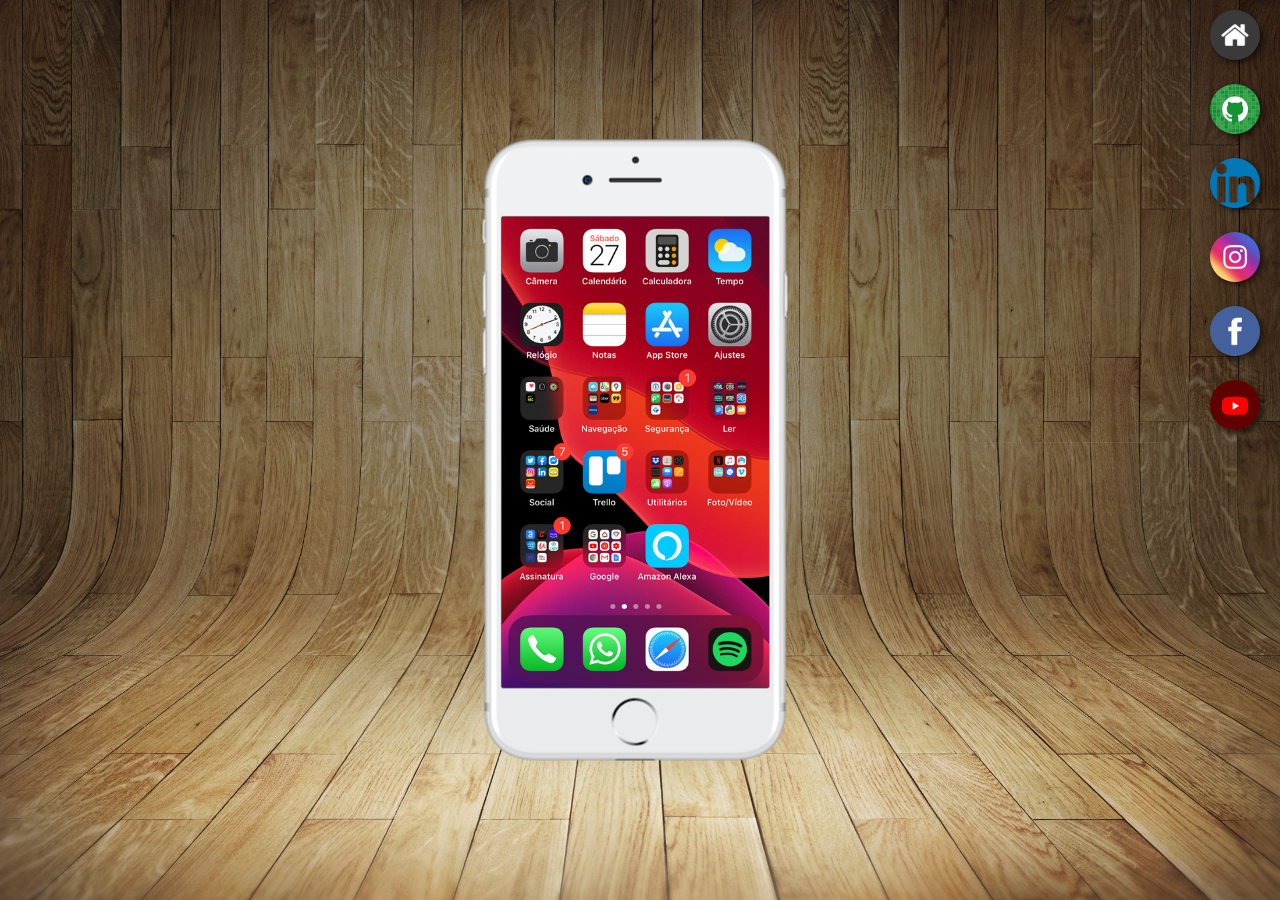
<file: index.html>
<!DOCTYPE html>
<html lang="pt-br">
<head>
  <meta charset="UTF-8">
  <meta http-equiv="X-UA-Compatible" content="IE=edge">
  <meta name="viewport" content="width=device-width, initial-scale=1.0">
  <link rel="stylesheet" href="style/style.css"> 
  <link rel="shortcut icon" href="imagens/favicon.ico" type="image/x-icon">
  <title>Carlin Travassos</title>
</head>
<body>

  <main>
    <section id="telefone">
      <iframe src="home.html" name="tela" id="tela" frameborder="0"></iframe>
    </section>

    <section id="redes-sociais">
      <a href="home.html" target="tela"><img src="imagens/logo-home.jpg" alt="logo-home"></a>
    <br>
      <a href="github.html" target="tela">
        <img src="imagens/logo-github.jpg" alt="logo-github"></a>
    <br>
      <a href="linkedin.html" target="tela">
        <img src="imagens/logo_linkedin.png" alt="logo-linkedin"></a>
    <br>
      <a href="instagran.html" target="tela">
        <img src="imagens/logo-instagram.jpg" alt="instagram"></a>
    <br>
      <a href="facebook.html" target="tela">
        <img src="imagens/logo-facebook.jpg" alt="facebook"></a>
    <br>
      <a href="youtube.html" target="tela">
        <img src="imagens/logo-youtube.jpg" alt="tela-youtube"></a>
    </section>
  </main>
</body>
</html>
</file>
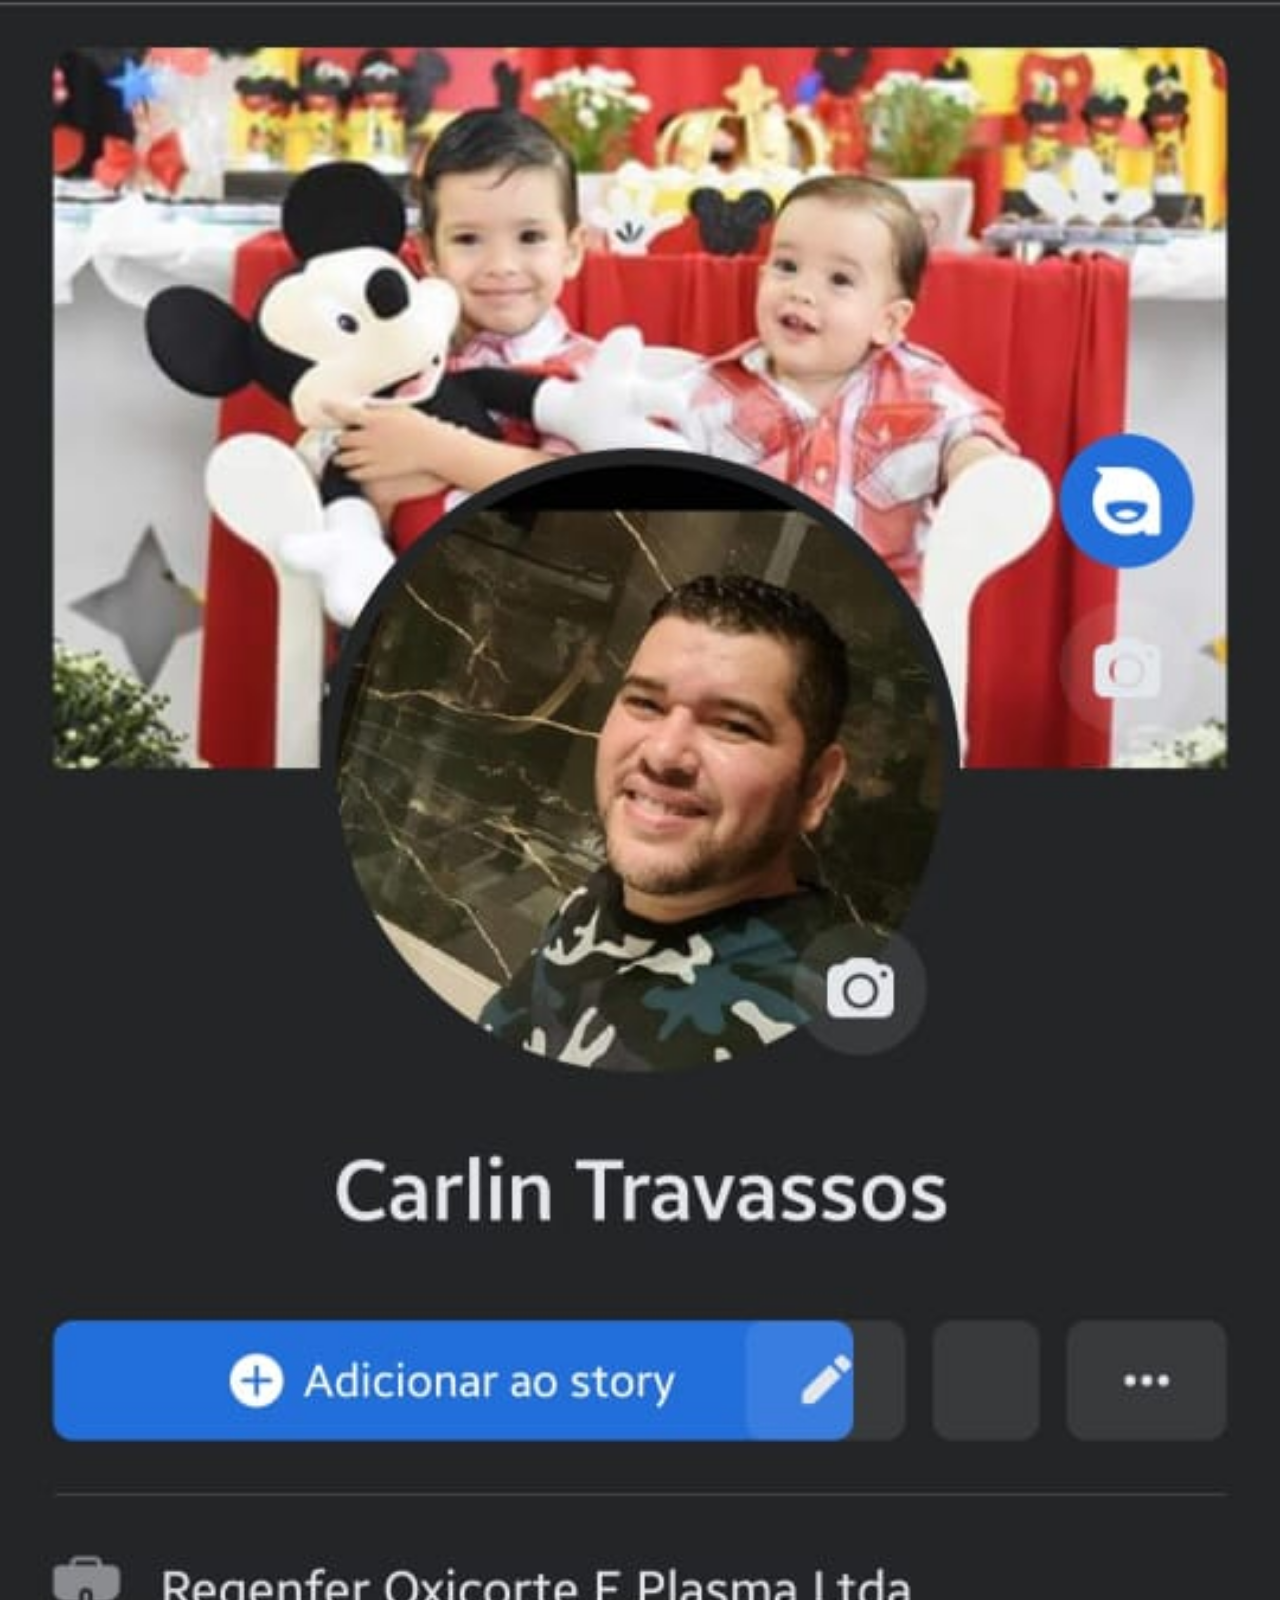
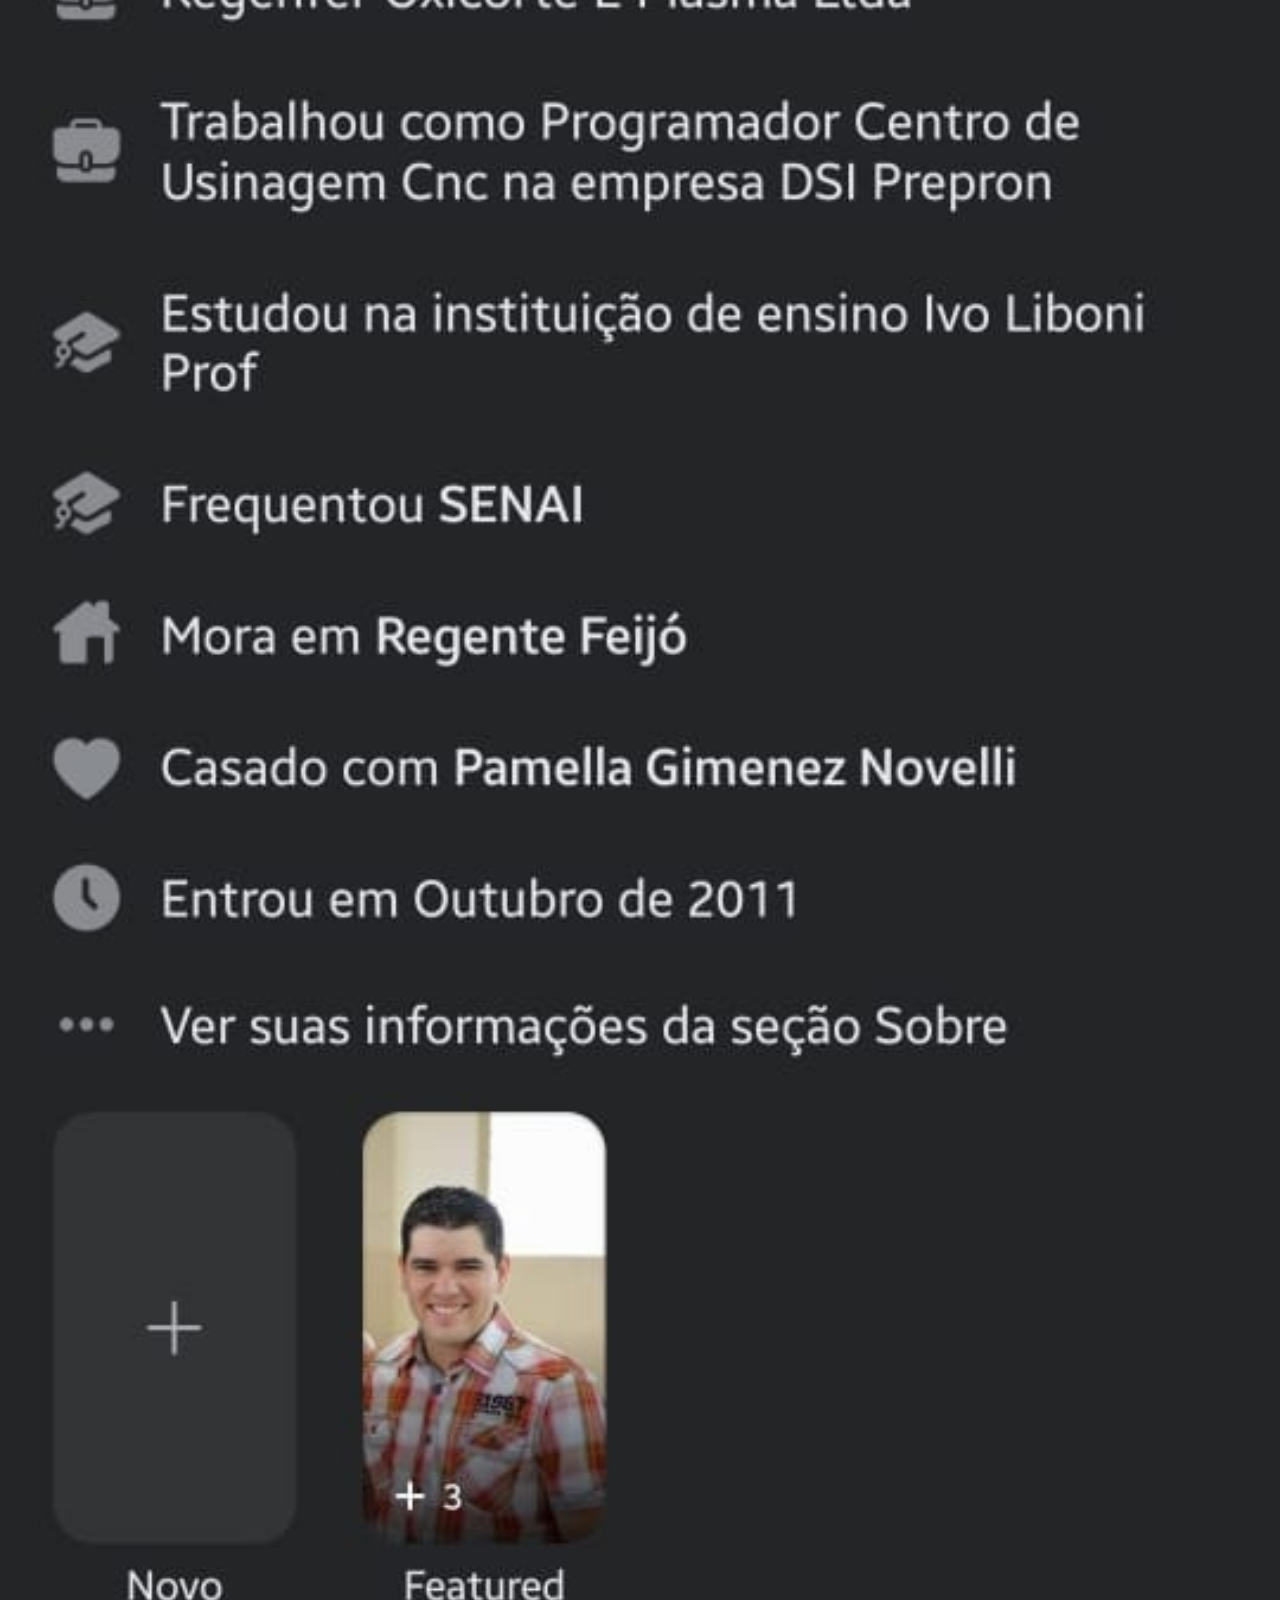
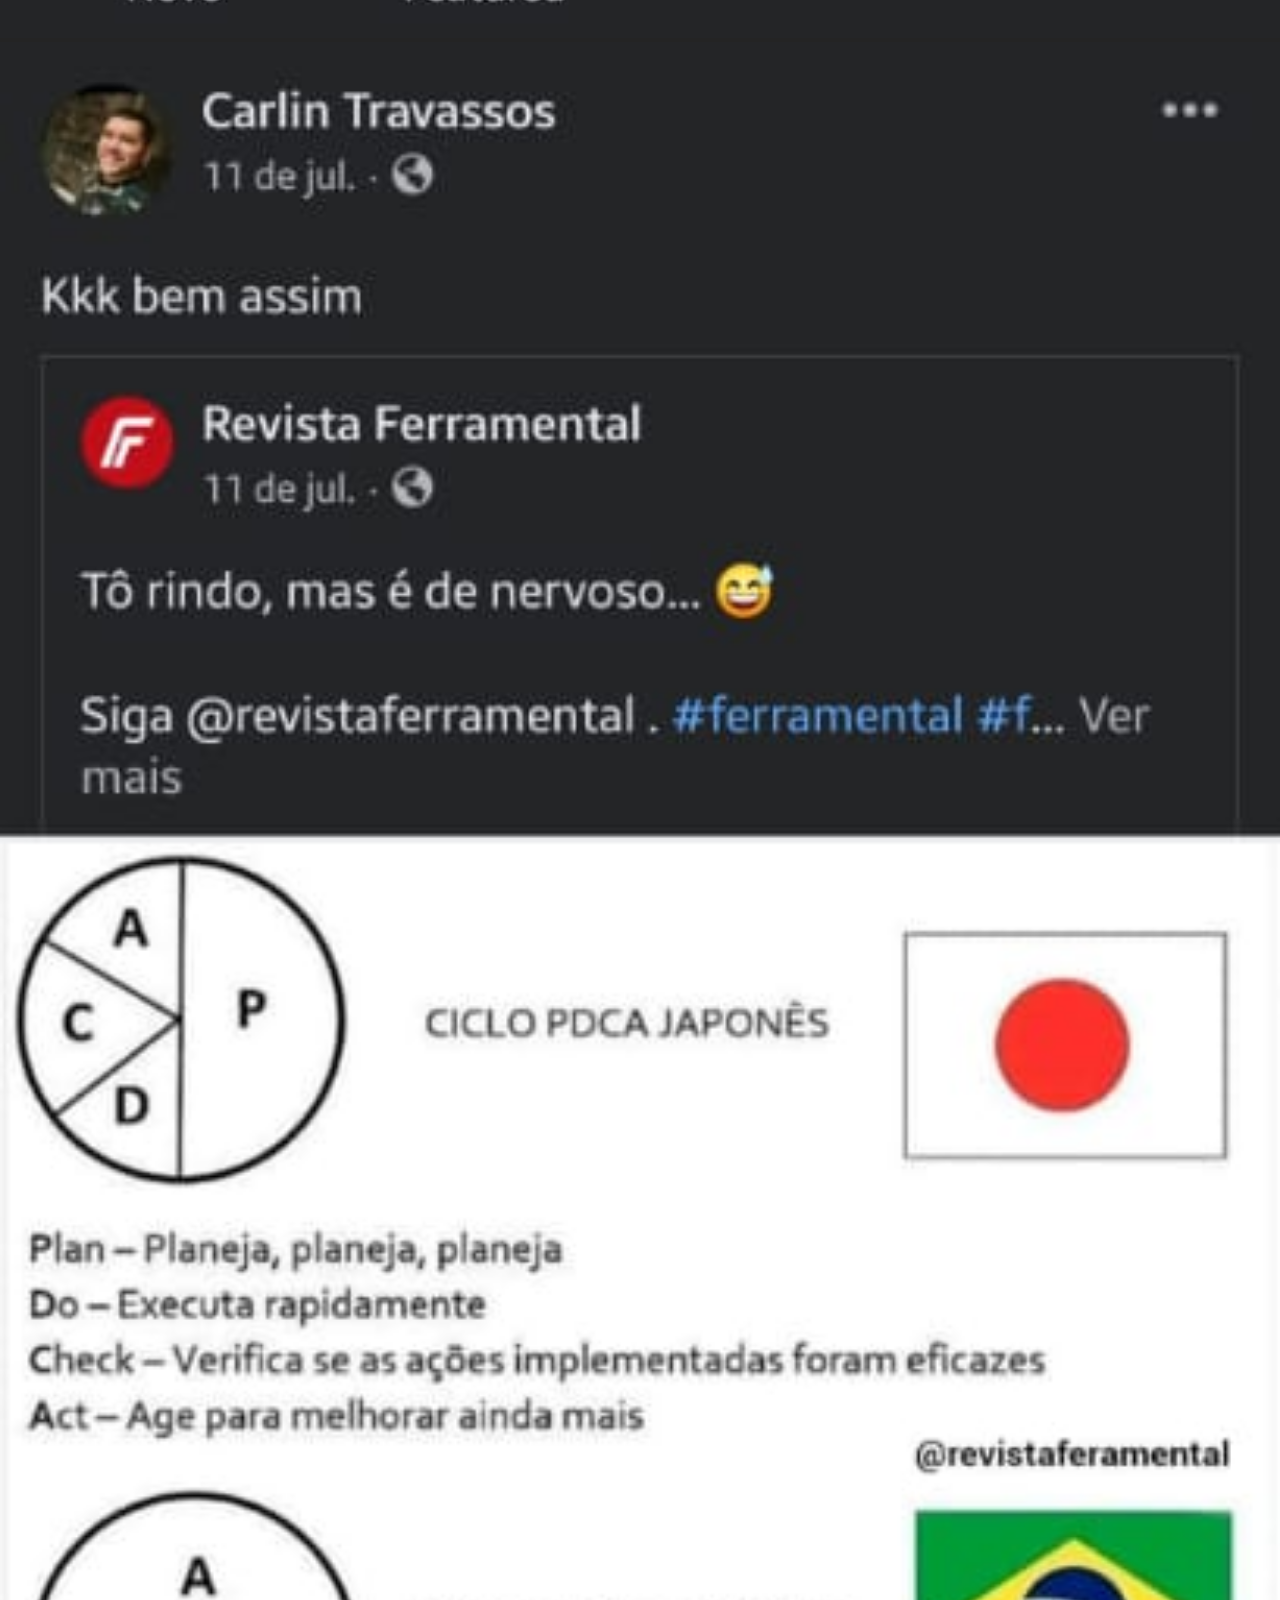
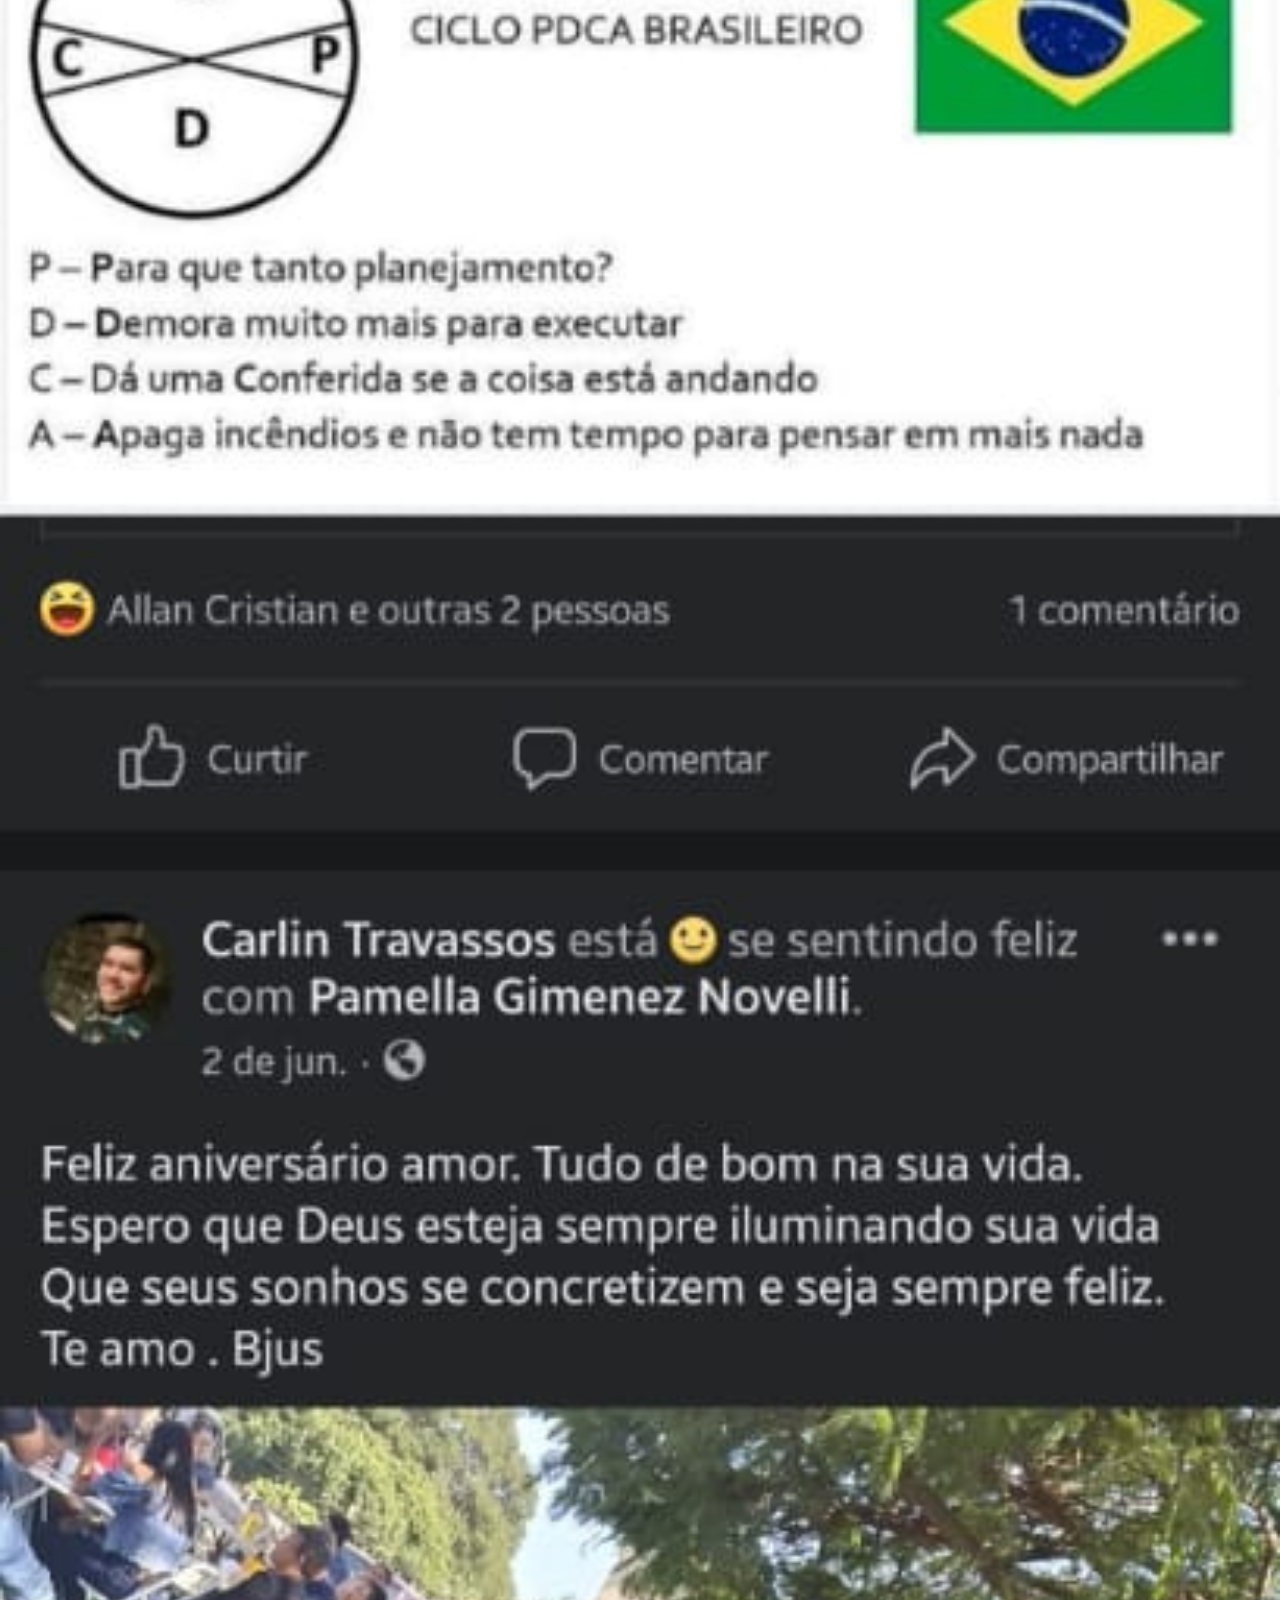
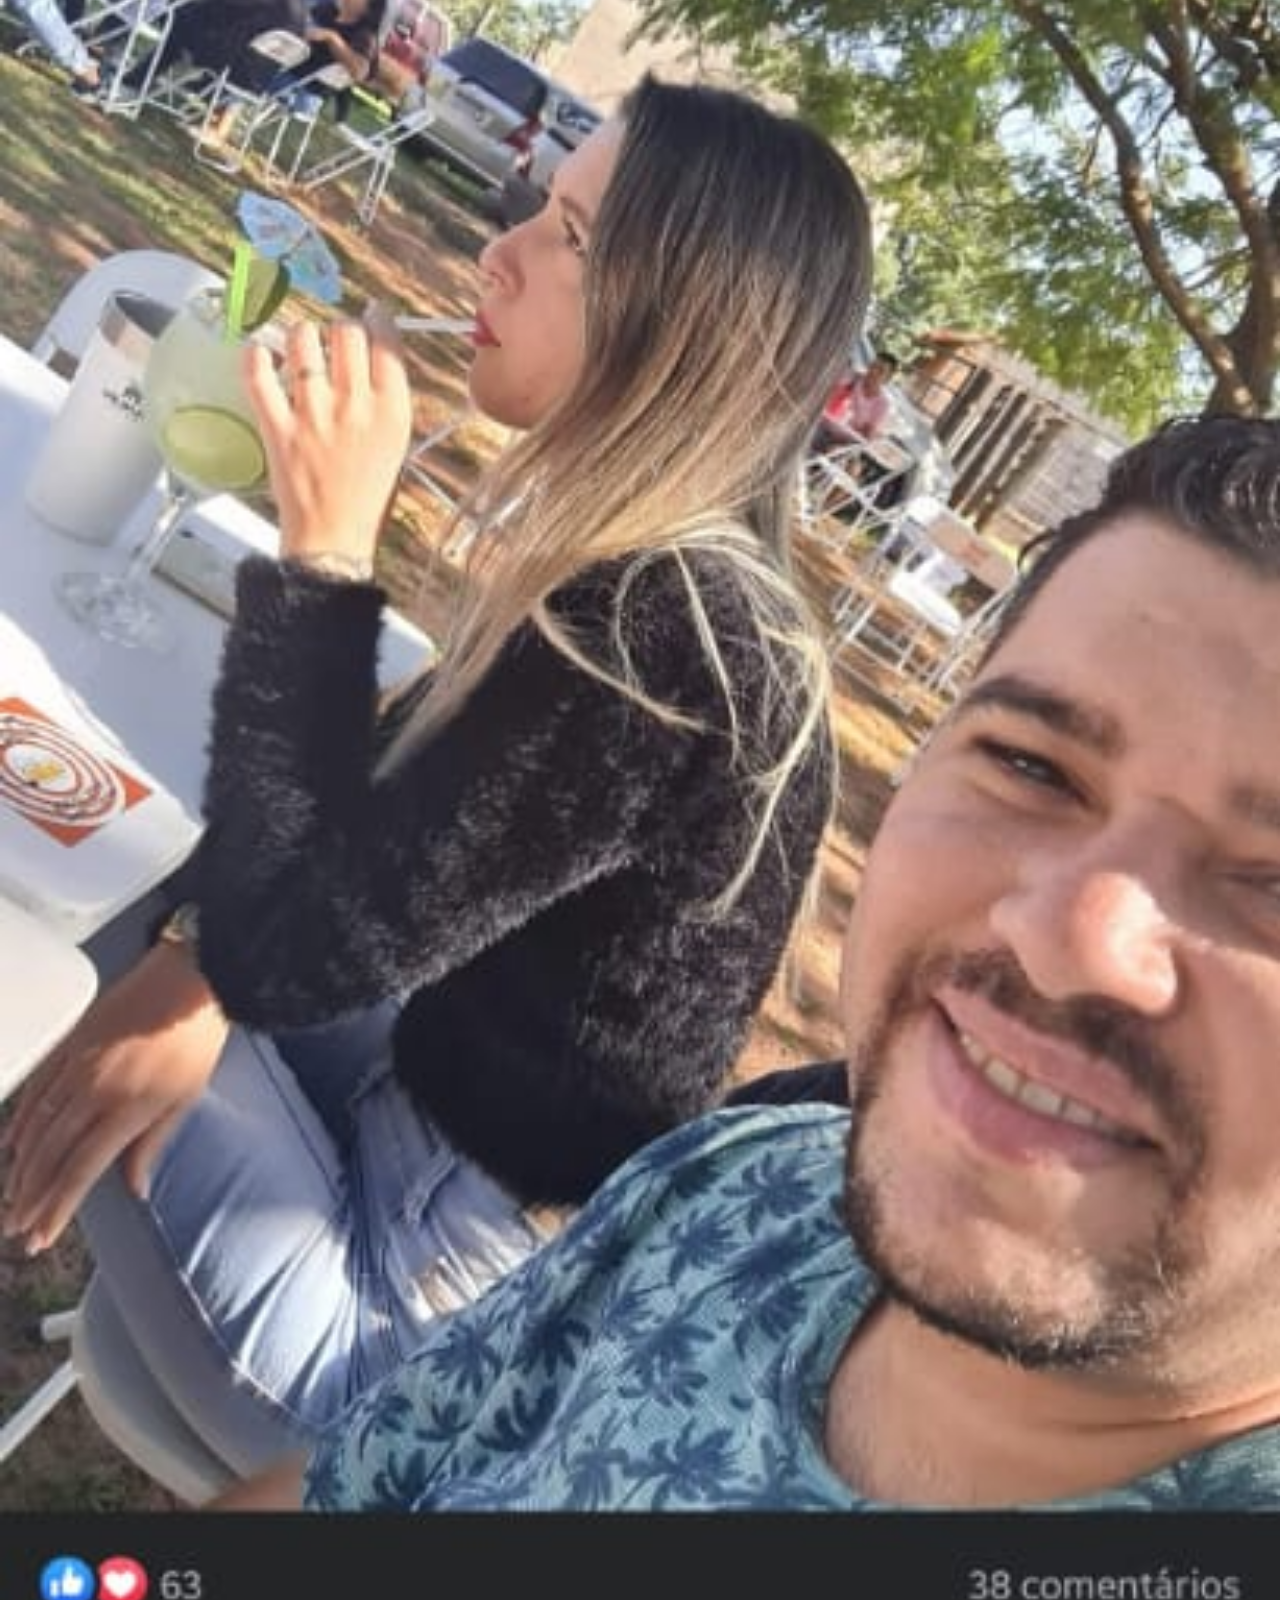
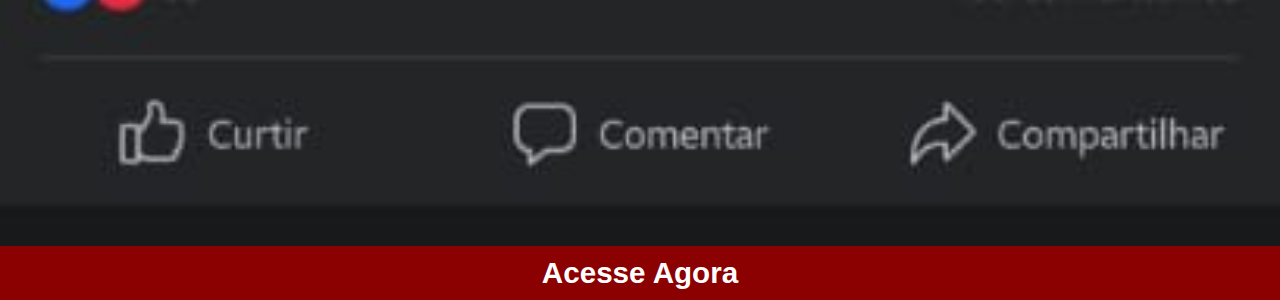
<file: facebook.html>
<!DOCTYPE html>
<html lang="pt-br">
<head>
  <meta charset="UTF-8">
  <meta http-equiv="X-UA-Compatible" content="IE=edge">
  <meta name="viewport" content="width=device-width, initial-scale=1.0">
  <link rel="stylesheet" href="style/estilo_das_redes_sociais.css">
  <title>Document</title>

</head>
<body id="face">
    <img src="imagens/imagem_facebook1.jpeg" alt="tela-facebook de carlin travassos">
    <img src="imagens/imagem_facebook2.jpeg" alt="tela-facebook" id="face">
  <a href="https://m.facebook.com/carlin.travassos" target="_blank">Acesse Agora</a>
</body>
</html>
</file>
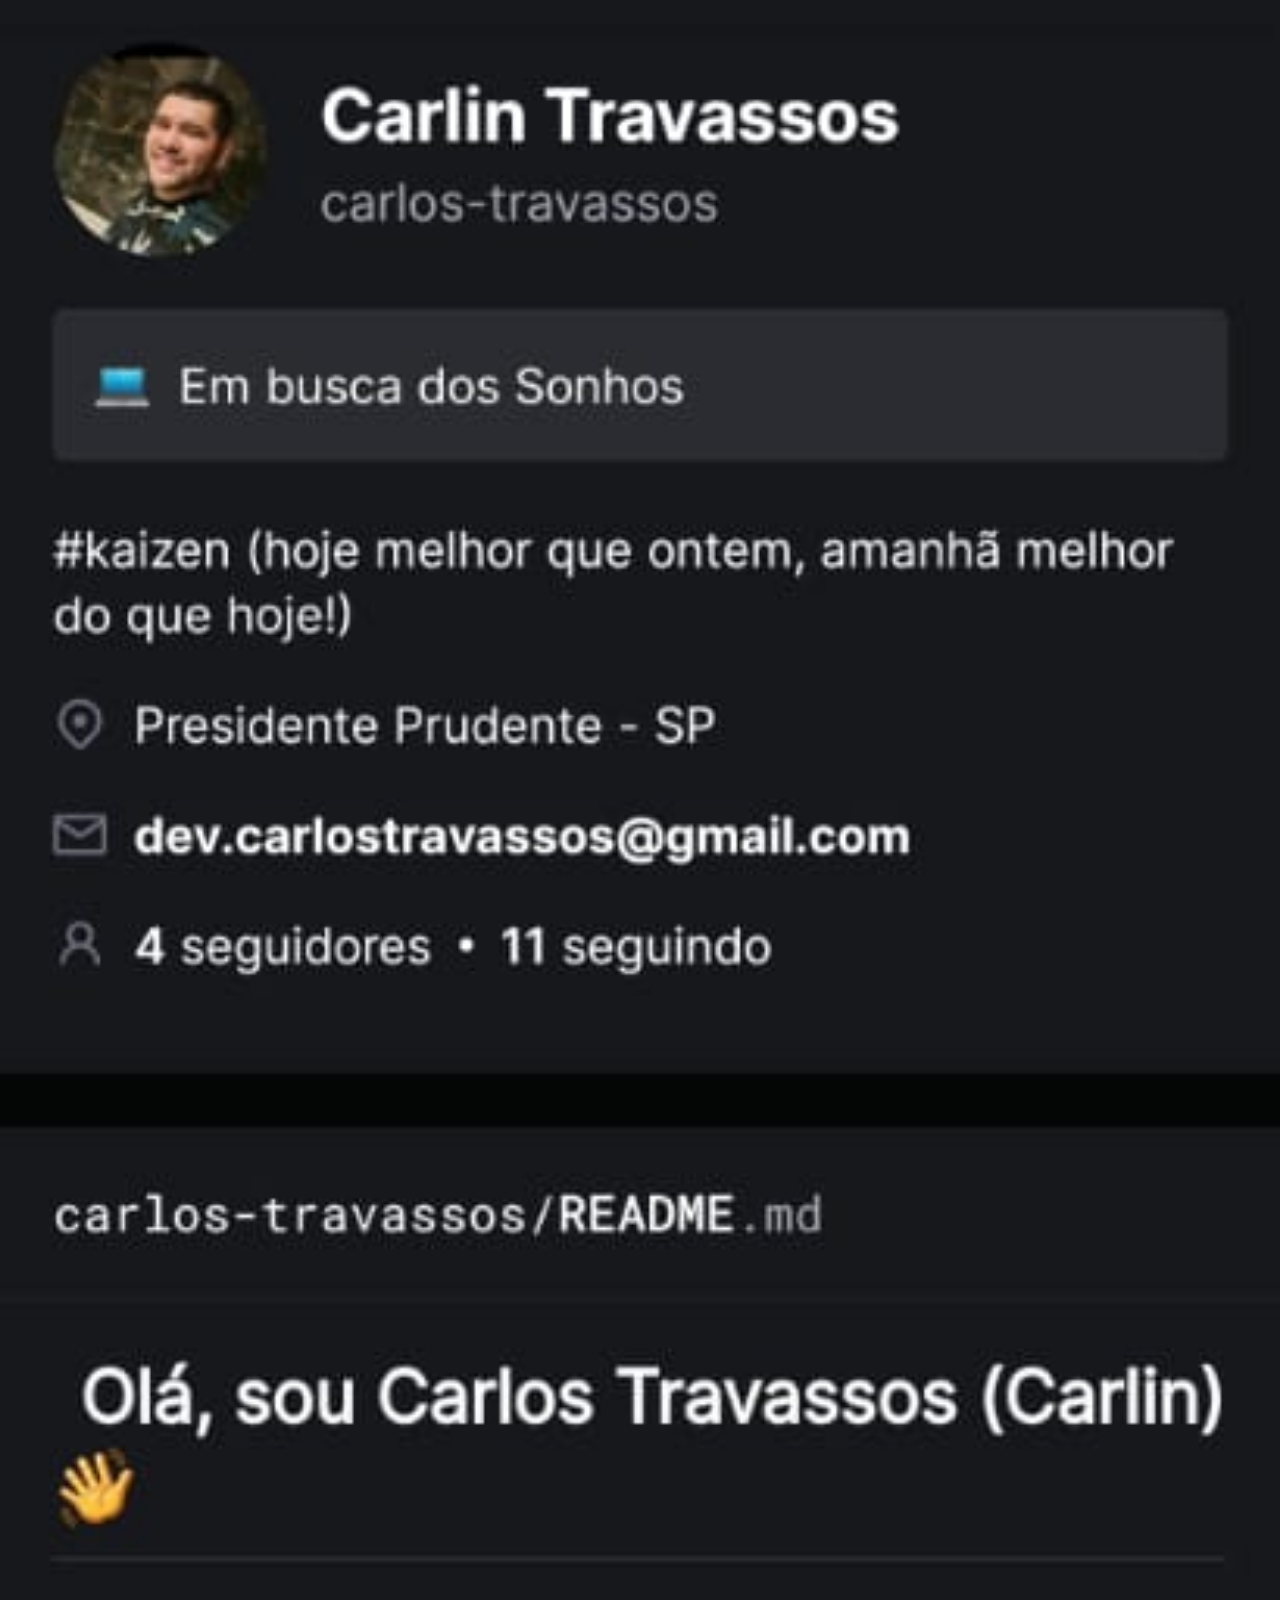
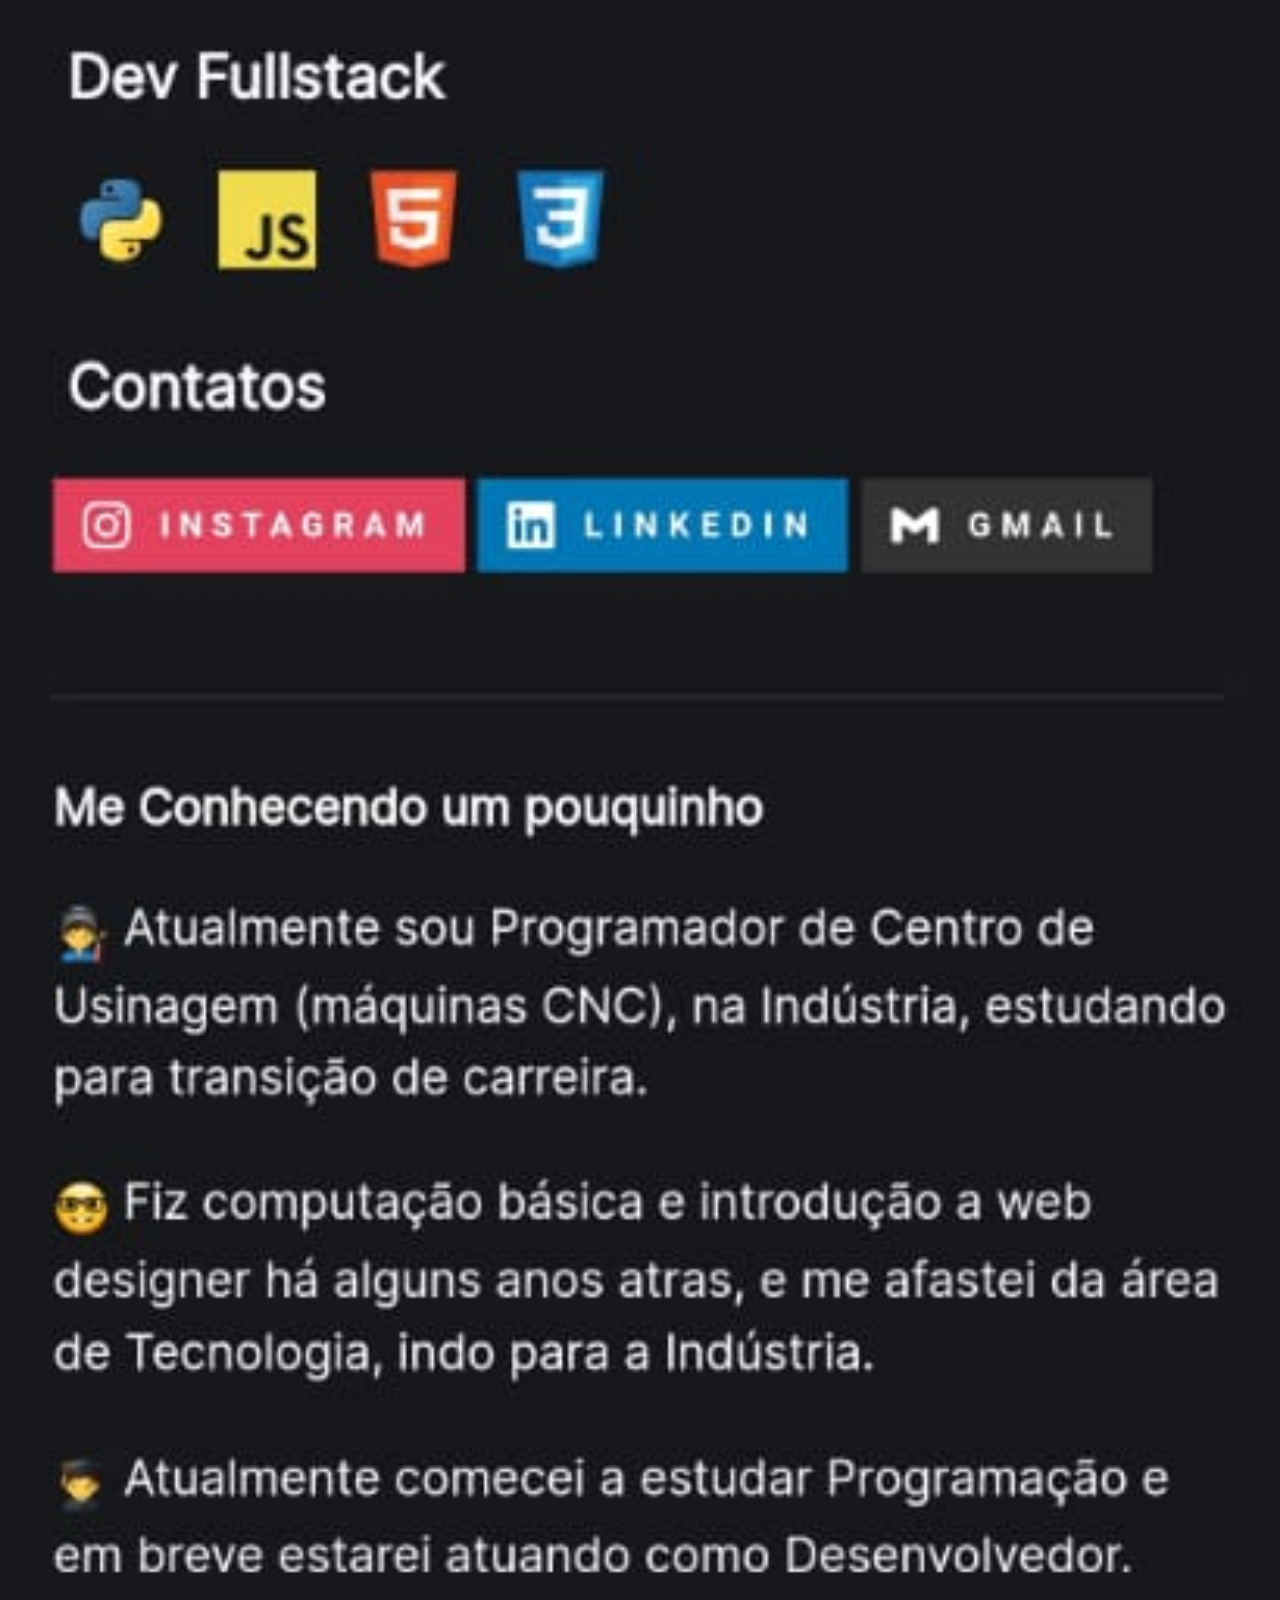
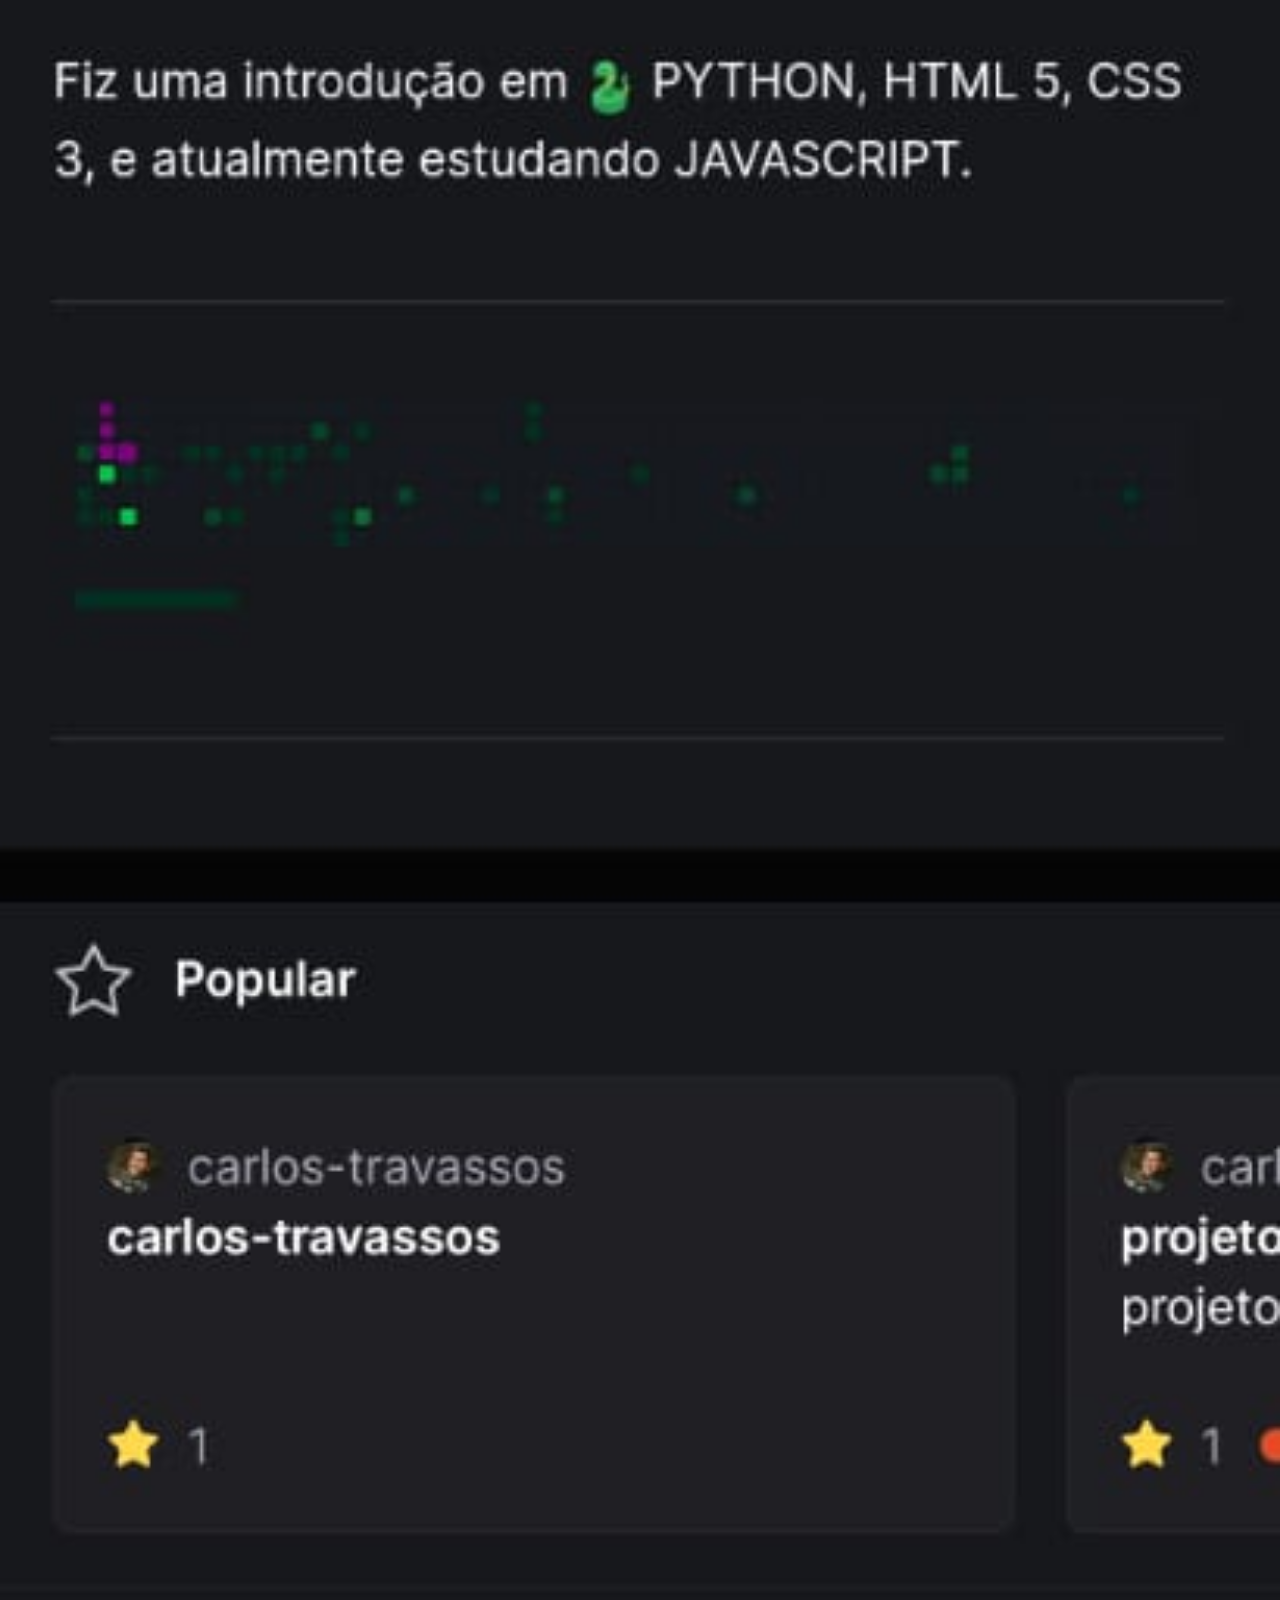
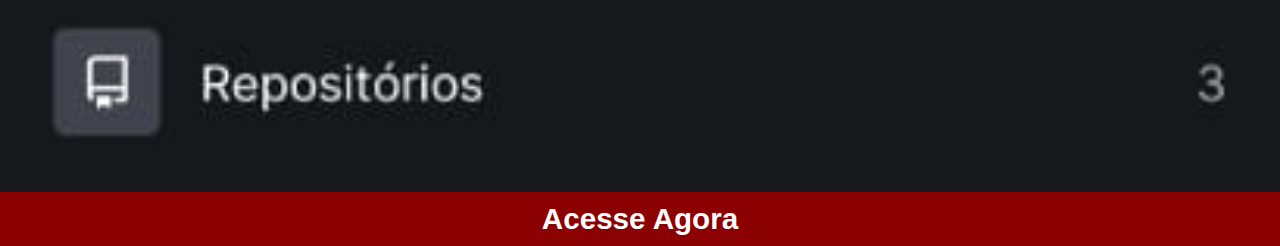
<file: github.html>
<!DOCTYPE html>
<html lang="pt-br">
<head>
  <meta charset="UTF-8">
  <meta http-equiv="X-UA-Compatible" content="IE=edge">
  <meta name="viewport" content="width=device-width, initial-scale=1.0">
  <link rel="stylesheet" href="style/estilo_das_redes_sociais.css">
  <title>Document</title>

</head>
<body>
  <img src="imagens/imagem_github.jpeg" alt="tela-github">
  <a href="https://github.com/carlos-travassos" target="_blank">Acesse Agora</a>
</body>
</html>
</file>
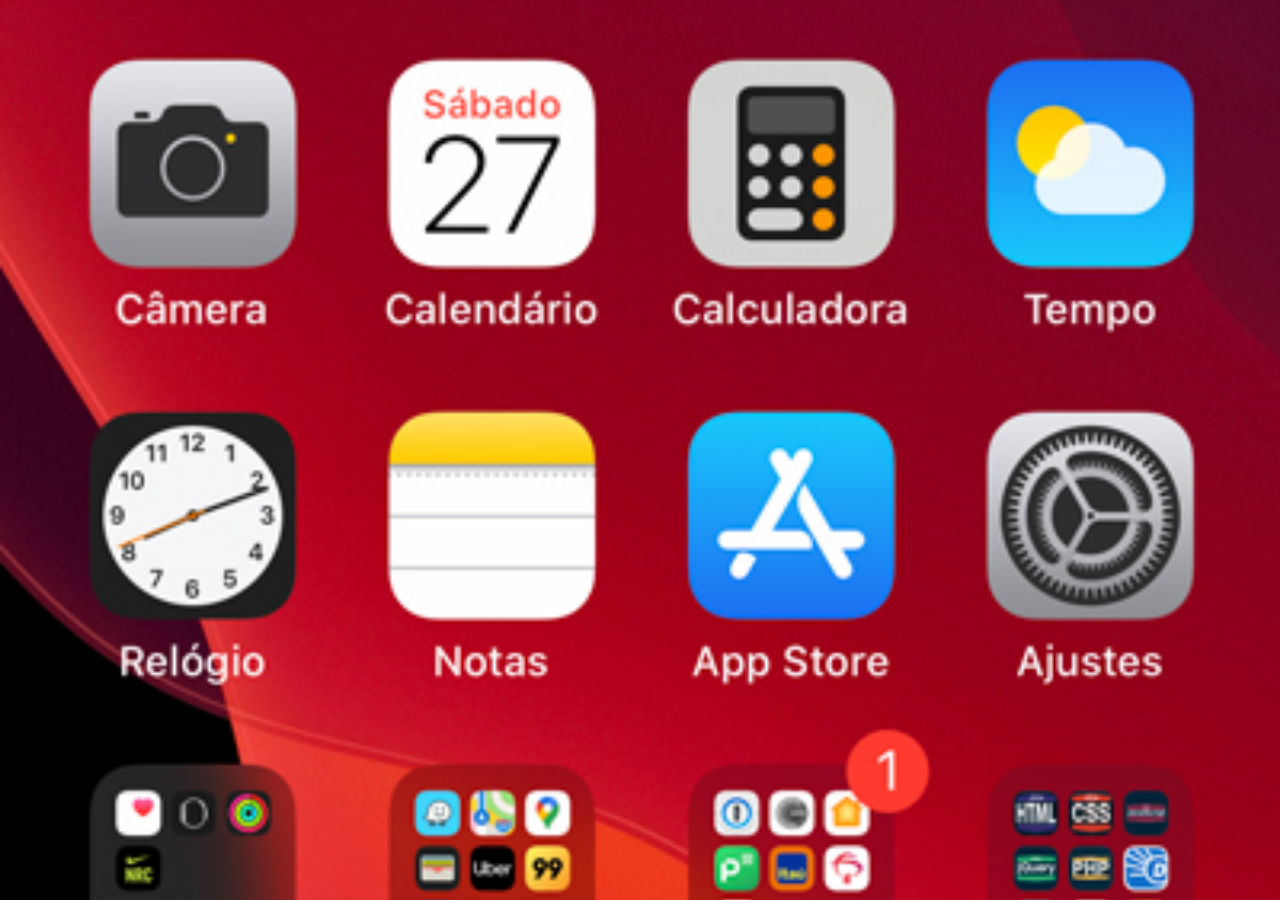
<file: home.html>
<!DOCTYPE html>
<html lang="en">
<head>
  <meta charset="UTF-8">
  <meta http-equiv="X-UA-Compatible" content="IE=edge">
  <meta name="viewport" content="width=device-width, initial-scale=1.0">
  <title>home</title>
</head>

<style>
  *{
    margin: 0px;
    padding: 0px;
  }

  body {
    width: 100vw;
    height: 100vh;
    background-color: black;
    background: url("imagens/tela-home.jpg") no-repeat top center;
    background-size: cover;
  }
</style>
<body>
</body>
</html>
</file>
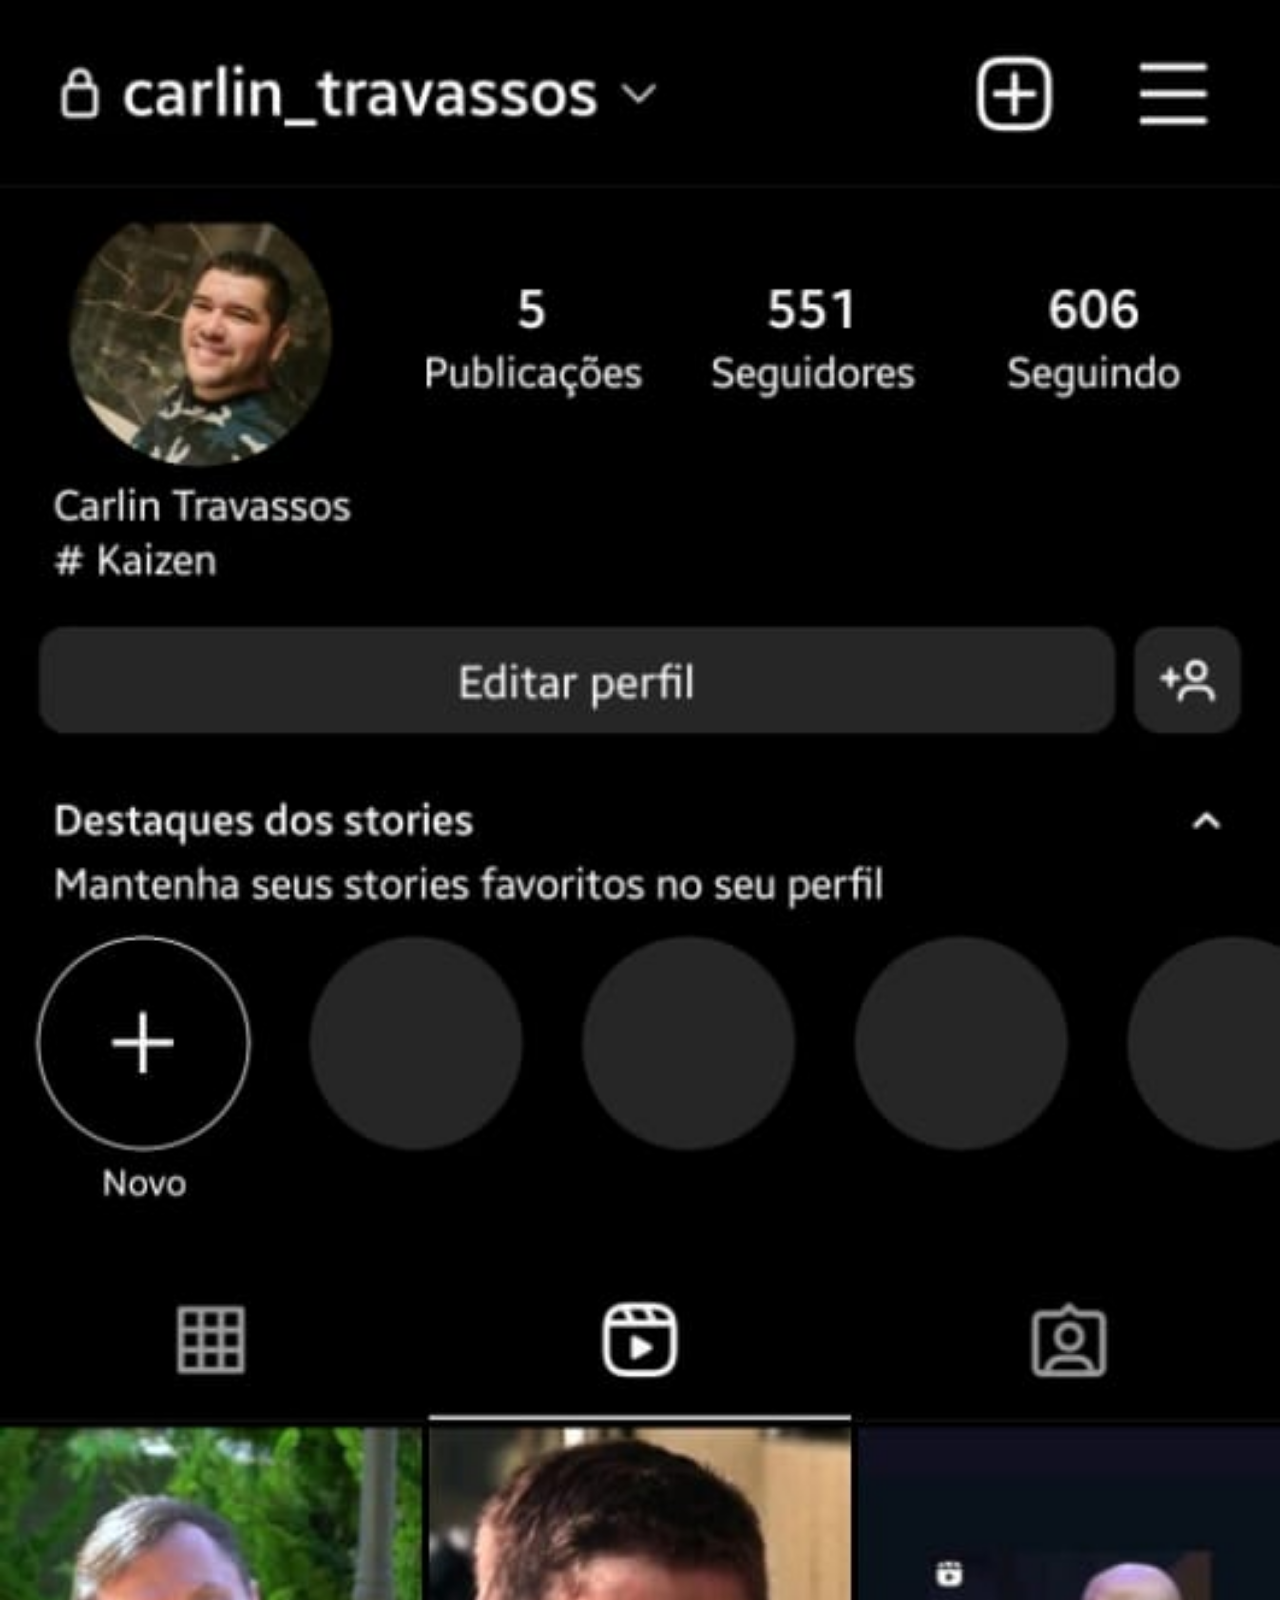
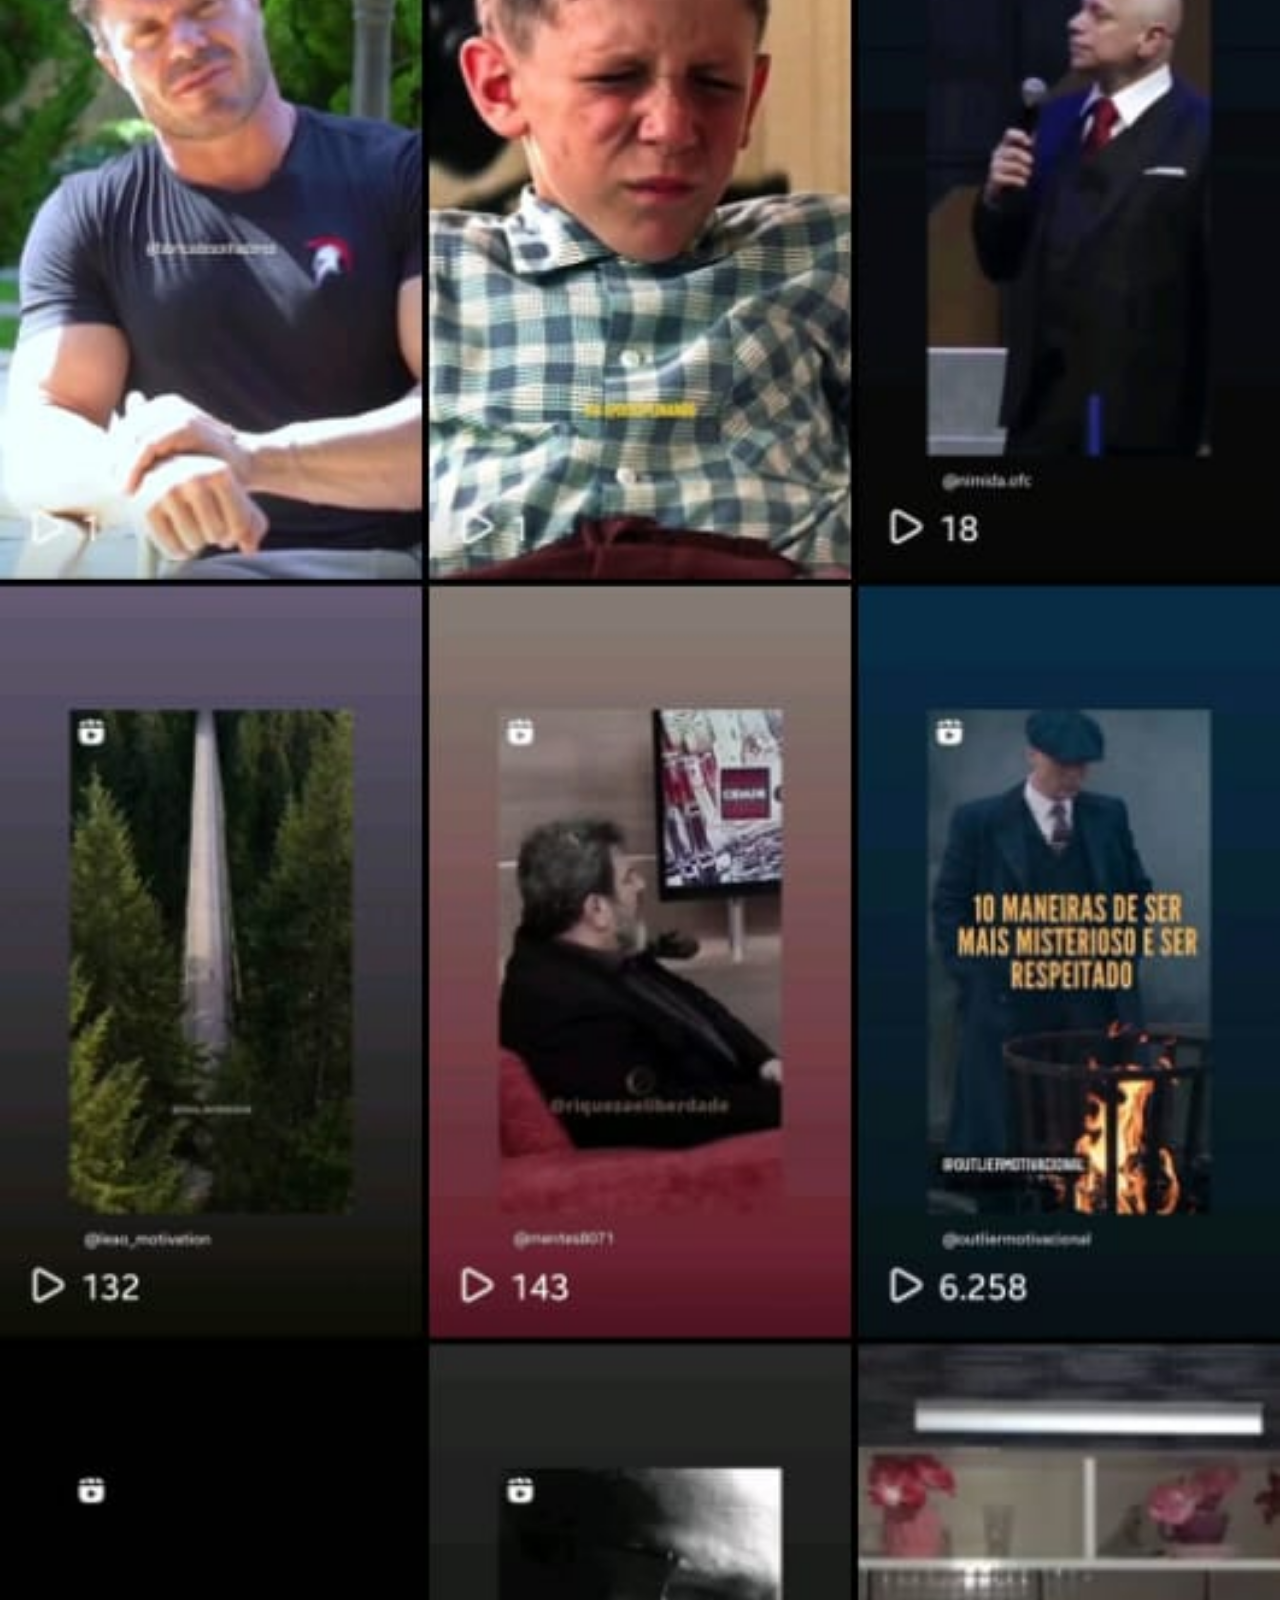
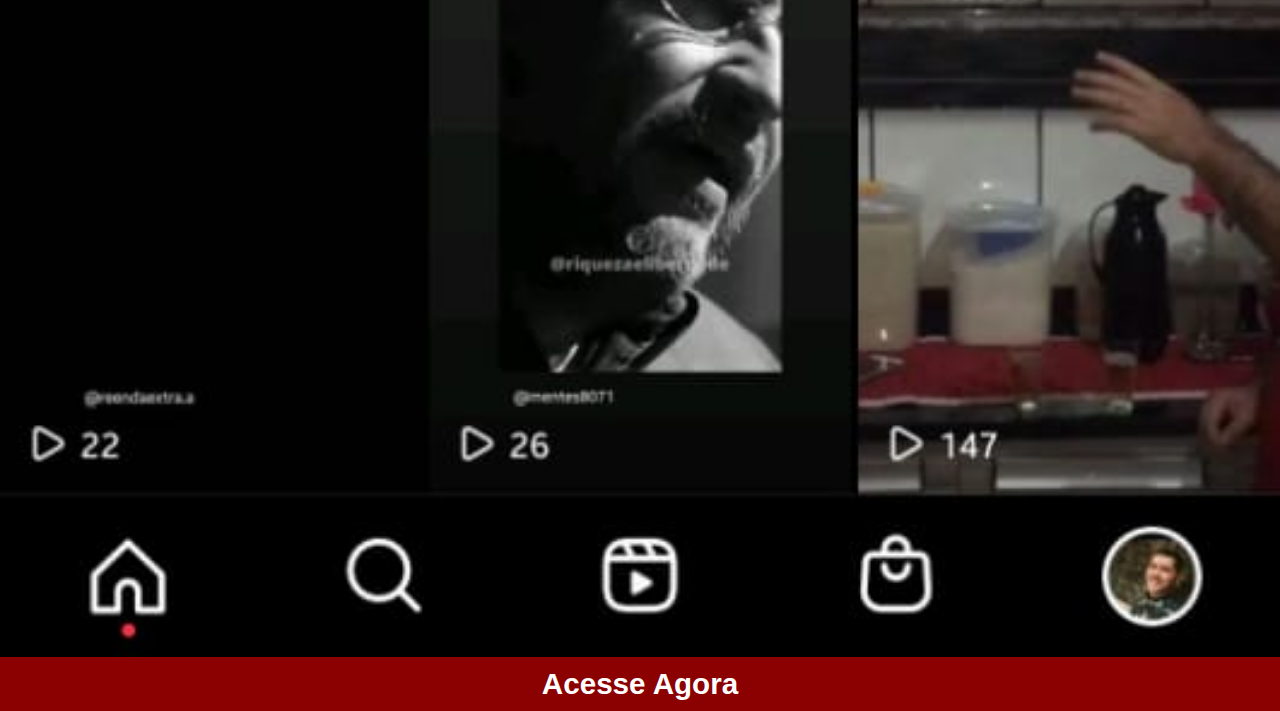
<file: instagran.html>
<!DOCTYPE html>
<html lang="pt-br">
<head>
  <meta charset="UTF-8">
  <meta http-equiv="X-UA-Compatible" content="IE=edge">
  <meta name="viewport" content="width=device-width, initial-scale=1.0">
  <link rel="stylesheet" href="style/estilo_das_redes_sociais.css">
  <title>Document</title>

</head>
<body>
  <img src="imagens/imagem_instagran.jpeg" alt="tela-instagran de carlin travassos">
  <a href="https://instagram.com/carlin_travassos" target="_blank">Acesse Agora</a>
</body>
</html>
</file>
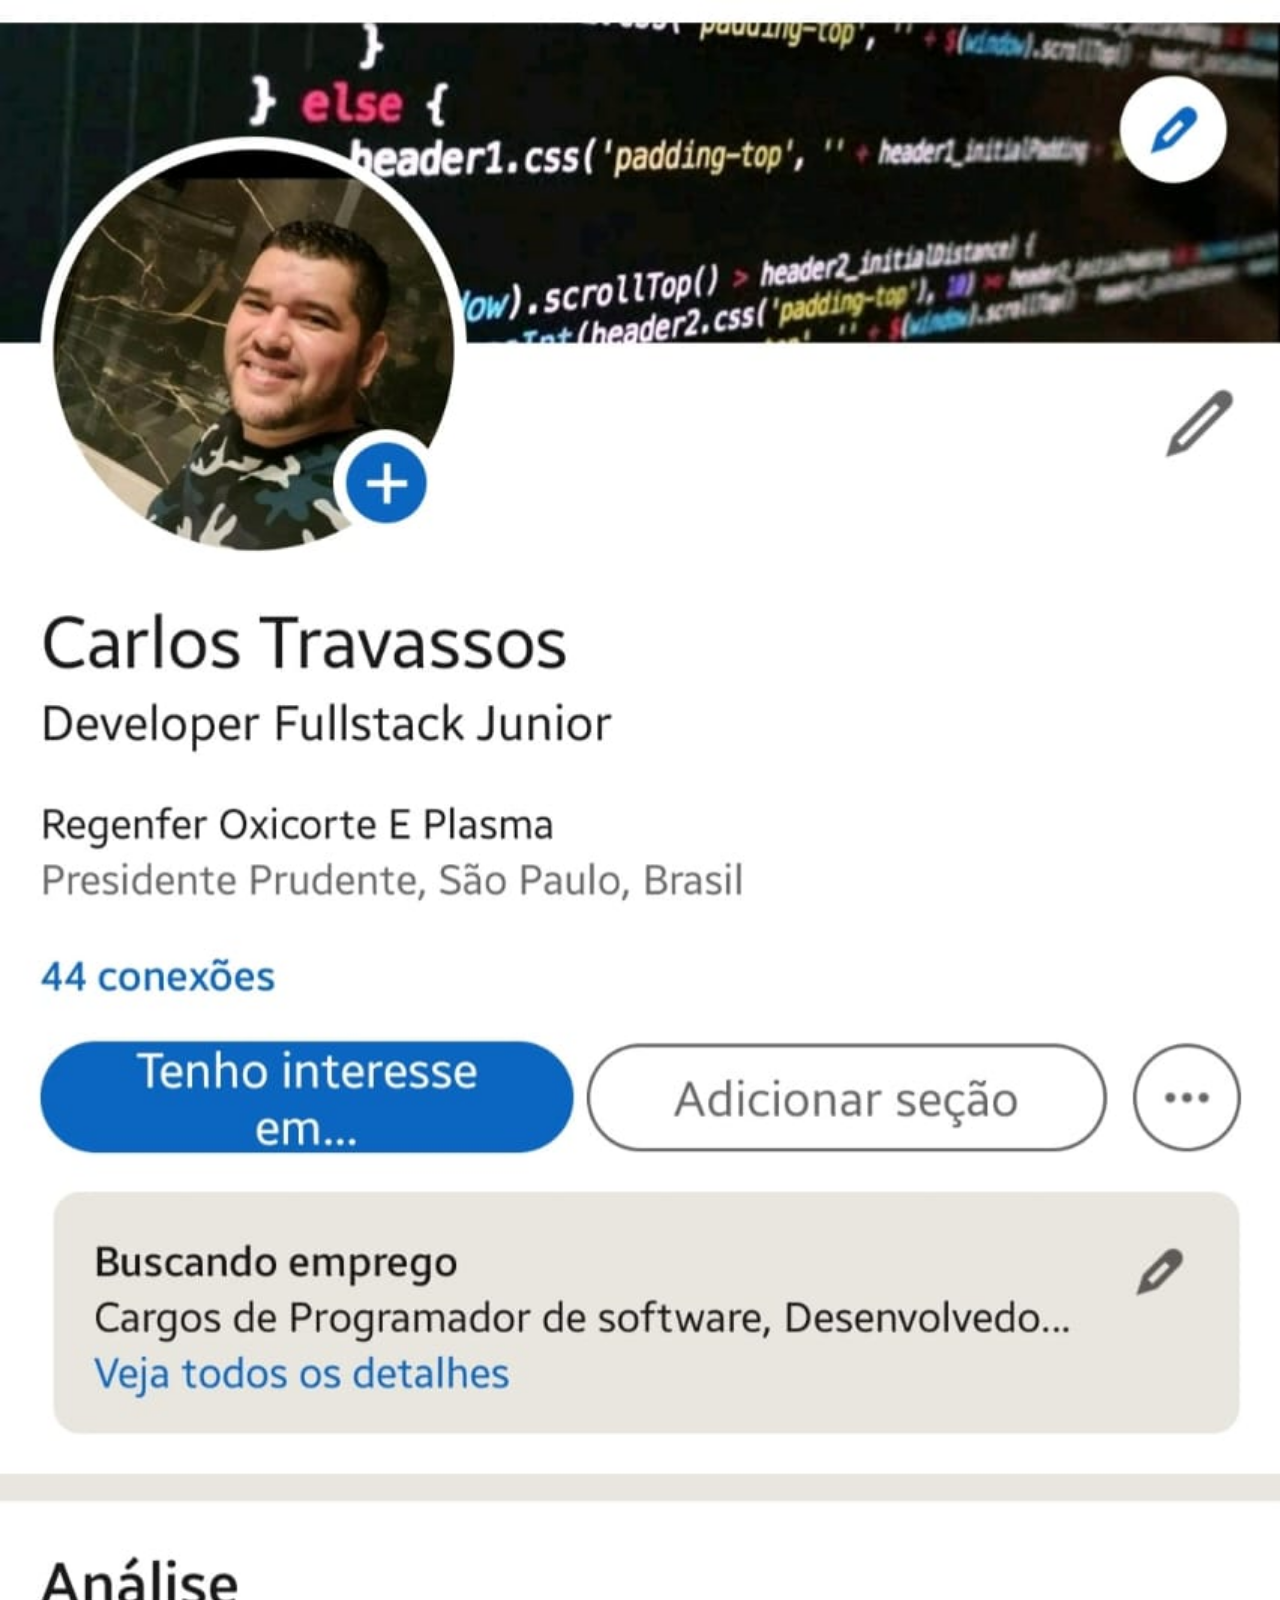
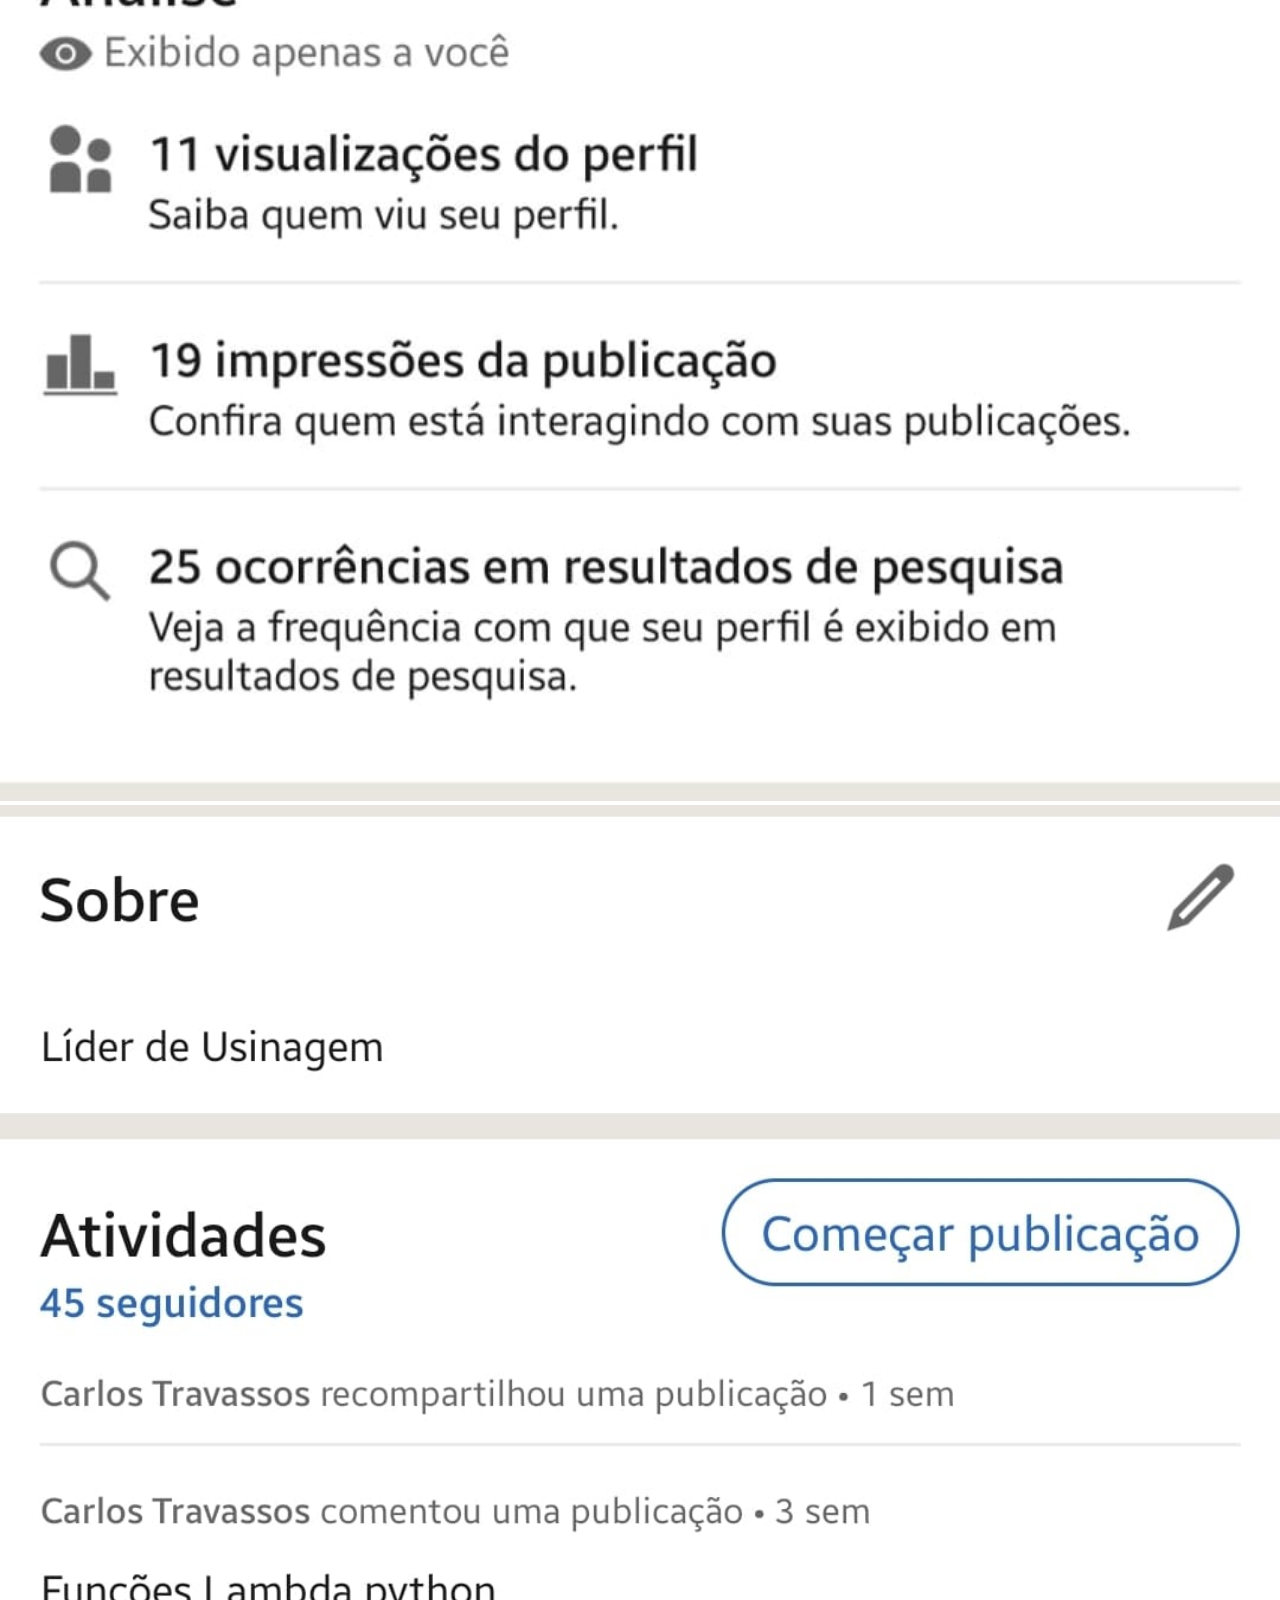
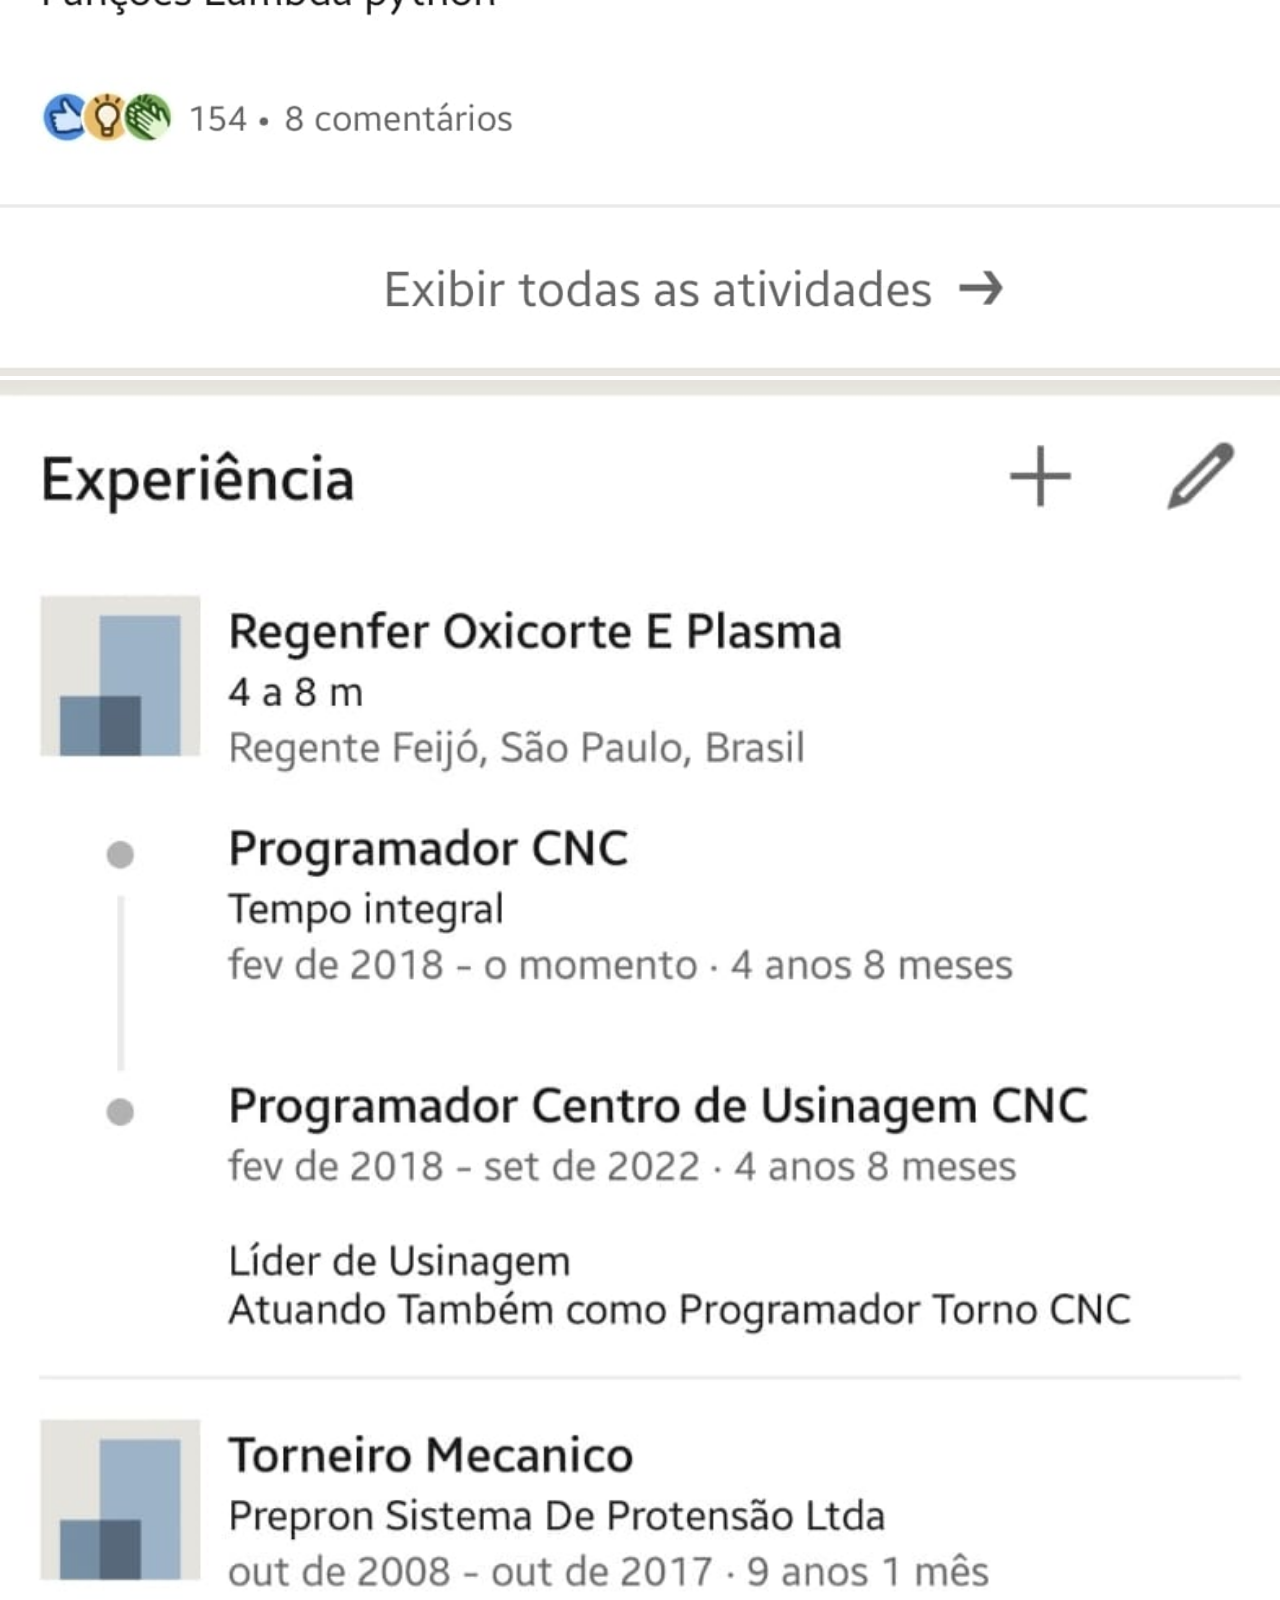
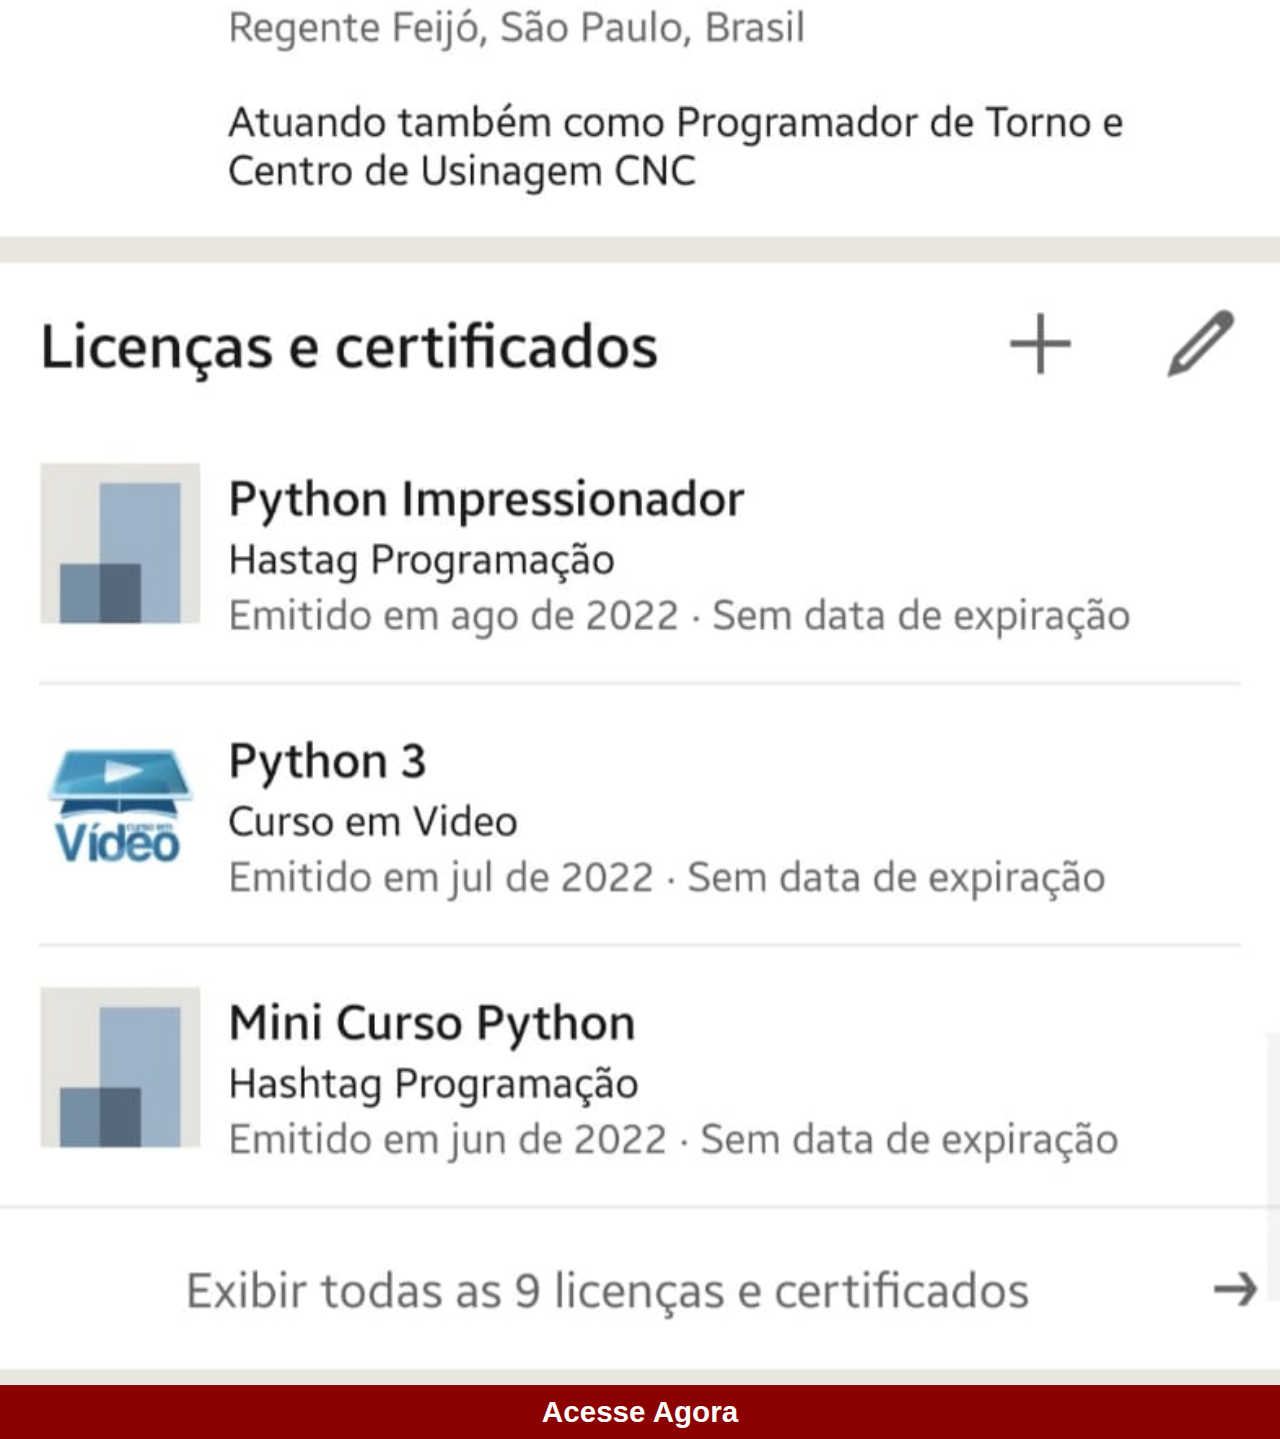
<file: linkedin.html>
<!DOCTYPE html>
<html lang="pt-br">
<head>
  <meta charset="UTF-8">
  <meta http-equiv="X-UA-Compatible" content="IE=edge">
  <meta name="viewport" content="width=device-width, initial-scale=1.0">
  <link rel="stylesheet" href="style/estilo_das_redes_sociais.css">
  <title>Document</title>

</head>
<body id="linkedin">
  <img src="imagens/linkedin1.jpeg" alt="tela-linkedin">
  <img src="imagens/linkedin2.jpeg" alt="tela-linkedin">
  <img src="imagens/linkedin3.jpeg" alt="tela-linkedin">
  <a href="https://www.linkedin.com/in/carlos-travassos-85a501166" target="_blank">Acesse Agora</a>
</body>
</html>
</file>
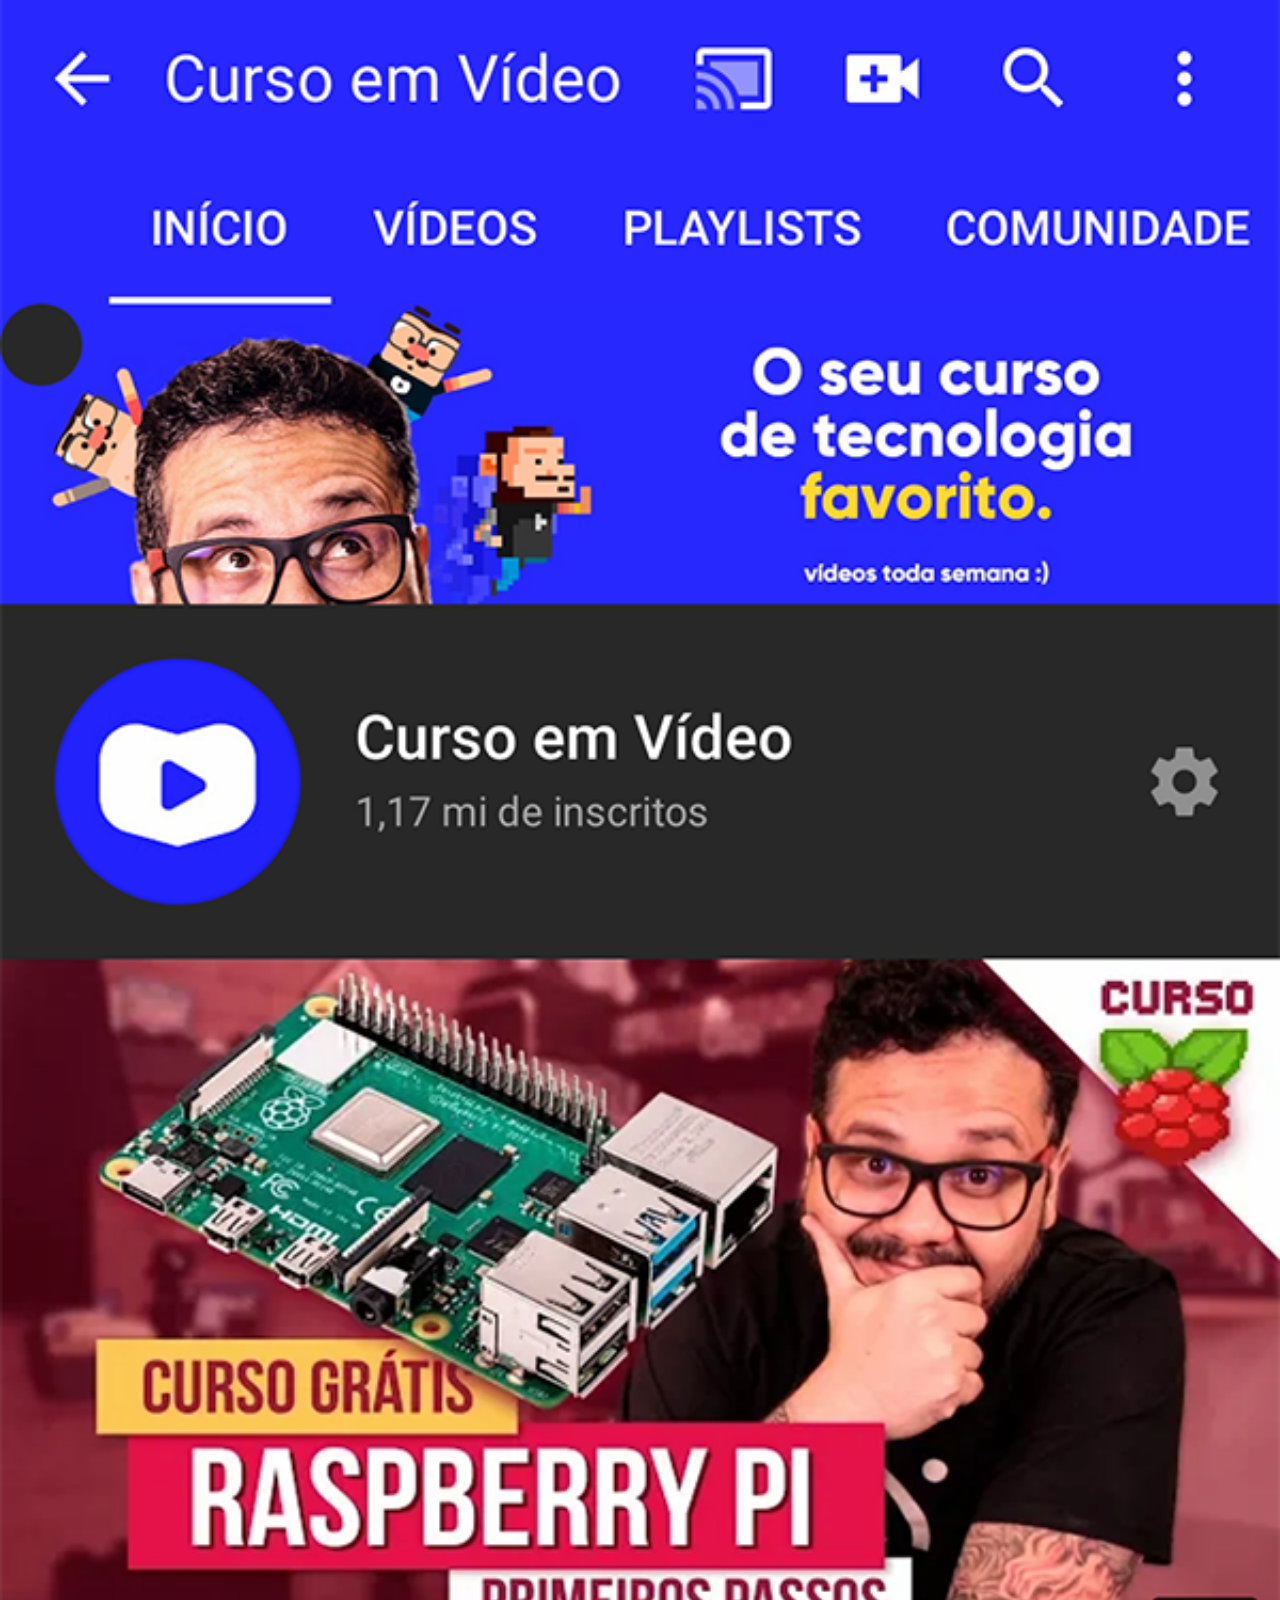
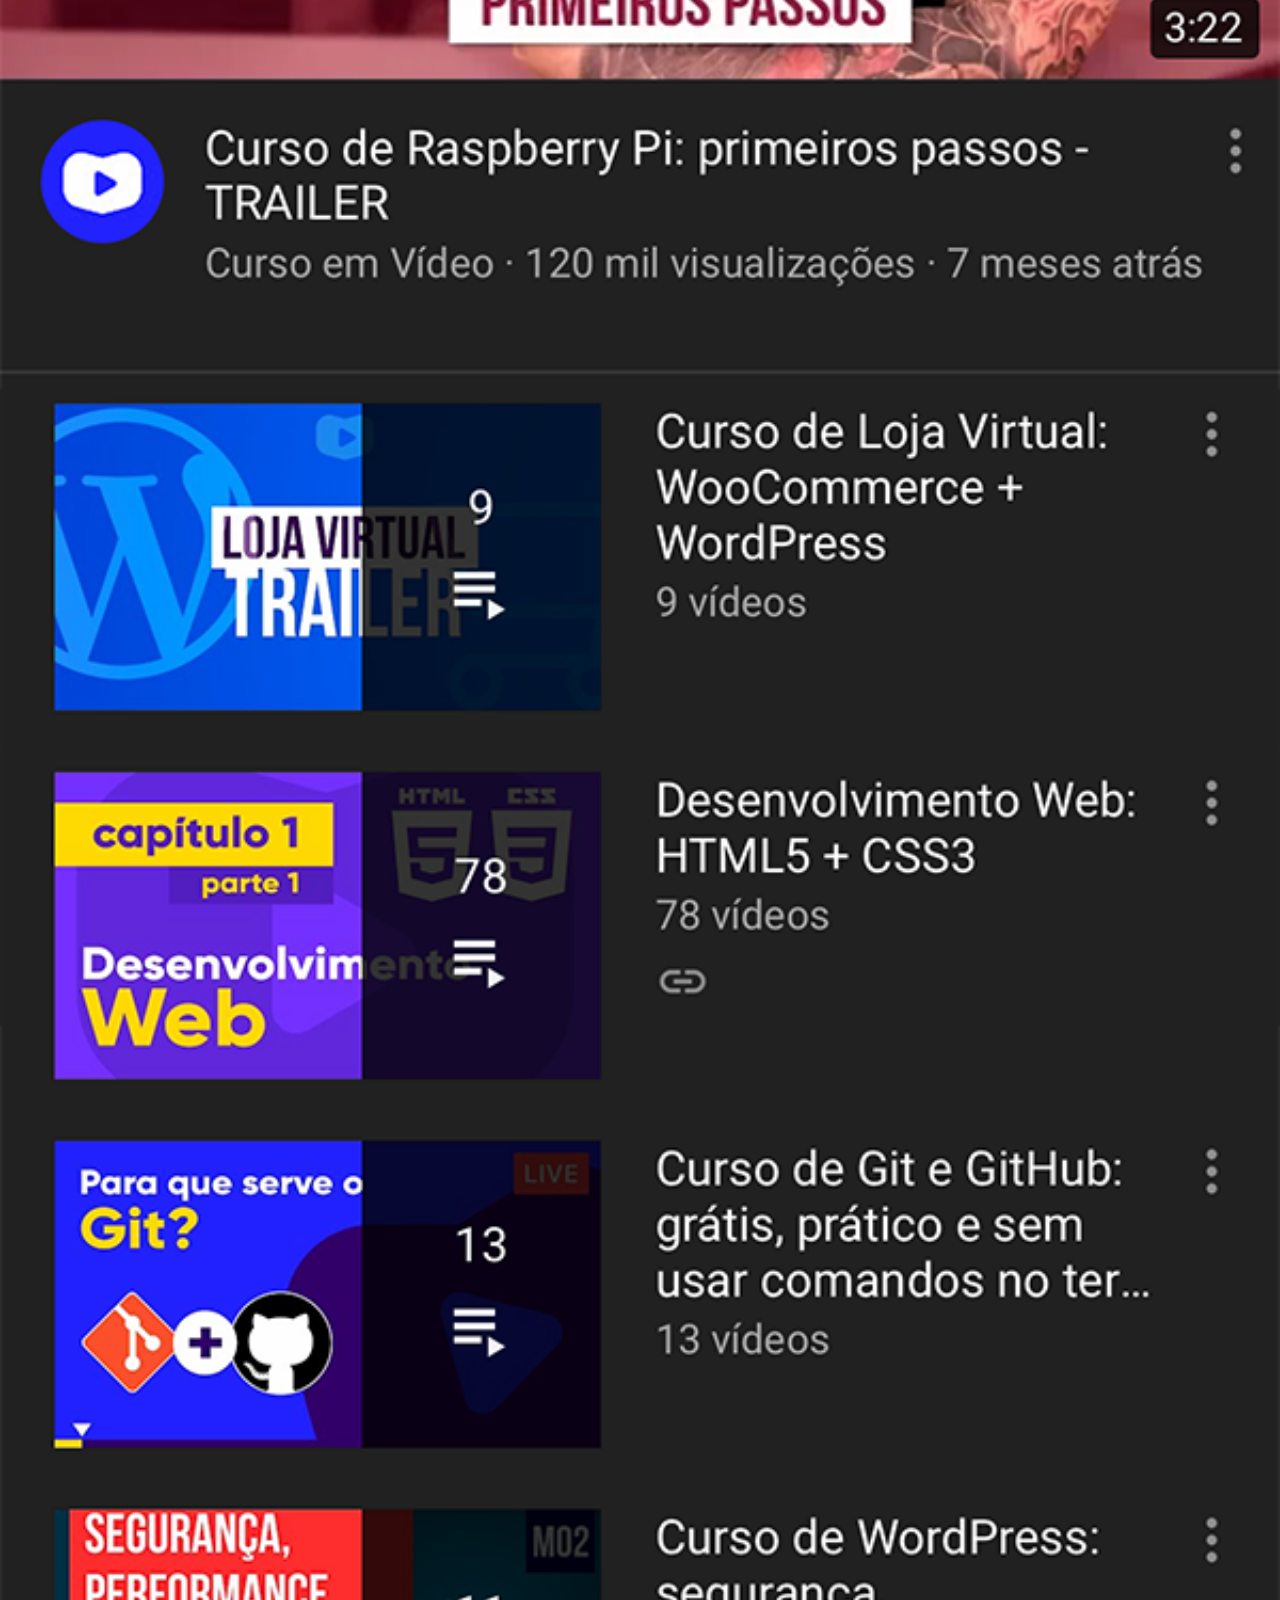
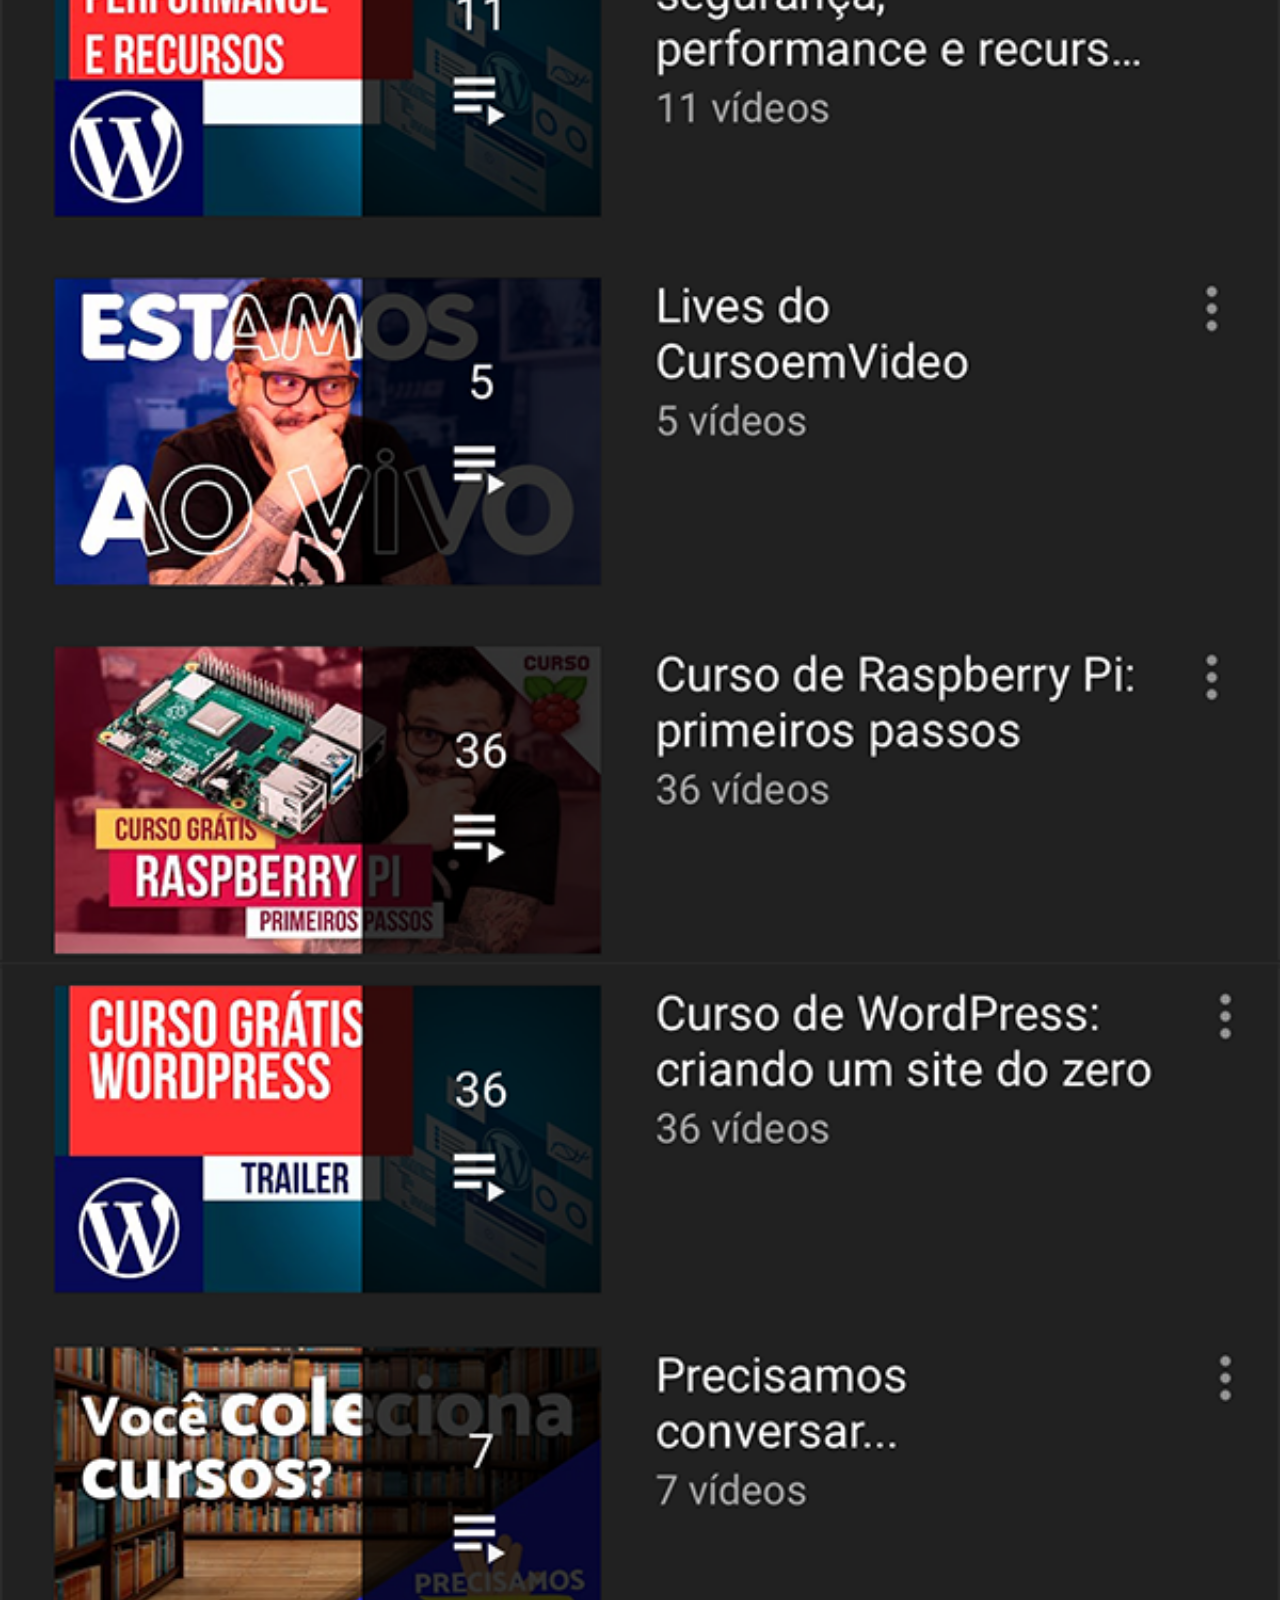
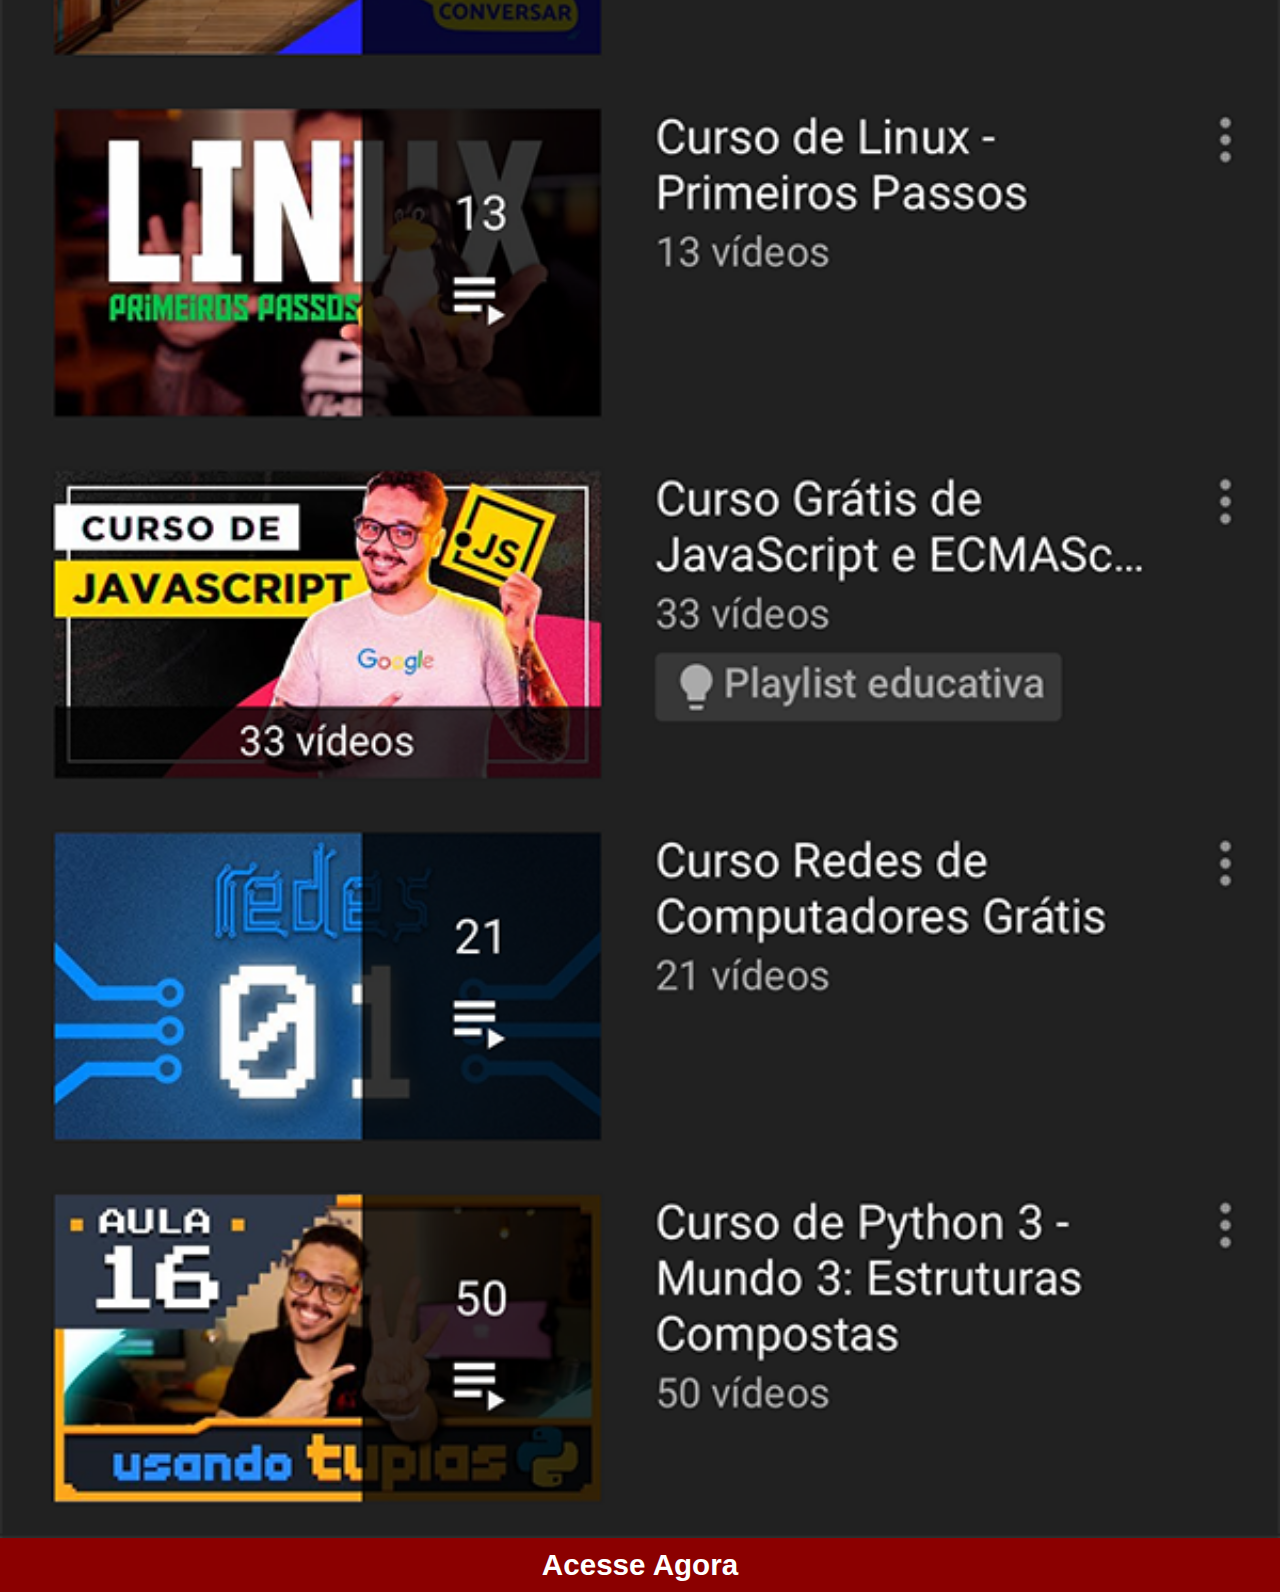
<file: youtube.html>
<!DOCTYPE html>
<html lang="pt-br">
<head>
  <meta charset="UTF-8">
  <meta http-equiv="X-UA-Compatible" content="IE=edge">
  <meta name="viewport" content="width=device-width, initial-scale=1.0">
  <link rel="stylesheet" href="style/estilo_das_redes_sociais.css">
  <title>Document</title>

</head>
<body>
  <img src="imagens/tela-youtube.png" alt="tela-youtube">
  <a href="https://www.youtube.com/c/CursoemV%C3%ADdeo/playlists" target="_blank">Acesse Agora</a>
</body>
</html>
</file>
<file: style/style.css>
@charset "UTP-8";

  ::-webkit-scrollbar {
  width: 0px;
  height: 0px;
}

  * {
  margin: 0px;
  padding: 0px;
  font-family: Arial, Helvetica, sans-serif;
  }

  html, body {
    height: 100vh;
    width: 100vw;
    background-color: black;
  }

  body {
    height: 100vh;
    background: url("../imagens/fundo-madeira.jpg")
    no-repeat top center;
    background-size: cover;
    background-attachment: fixed;
  }

  
  main {
    position: relative;
    height: 100vh;
  }

  section#telefone {
      position: absolute;
      top: 50%;
      left: 50%;
      transform: translate(-50%, -50%);
    height: 627px;
    width: 321px;
    background: url("../imagens/frame-iphone.png") no-repeat;


  }

  iframe#tela {
    position: relative;
    top: 80px;  
    left: 22px;
    height: 471px;
    width: 268px;
  }

  section#redes-sociais {
    text-align: right;
    padding-right: 10px;
  }

  section#redes-sociais img {
    width: 50px;
    margin: 10px;
    border-radius: 50%;
    box-shadow: 3px 3px 6px rgba(0, 0, 0, 0.599);
    box-sizing: border-box;

  }

  section#redes-sociais img:hover{
    border: 3px solid rgb(255, 255, 255);
    transform: scale(1.35);
    box-shadow: 6px 6px 7px rgba(0, 0, 0, 0.807);
    transition: transform .6s, border .75s;
  }
</file>
<file: style/estilo_das_redes_sociais.css>
@charset "UTP-8";

*{
  margin: 0px;
  padding: 0px;
  font-family: Arial, Helvetica, sans-serif;
}

::-webkit-scrollbar {
width: 0px;
height: 0px;
}

img {
  width: 100vw;
}

a{
  margin-top: -4px;
  display: block;
  background-color: darkred;
  color: white;
  padding: 10px;
  text-align: center;
  font-weight: bolder;
  text-decoration: none;
  font-size: 1.85em;
}

a:hover {
  background-color: red;
  text-decoration: underline;
}

body#linkedin {
  background-color: white;
}

body#face {
  background-color: #242424;
}

body img#face {
  background-color: #242424;
}
</file>
